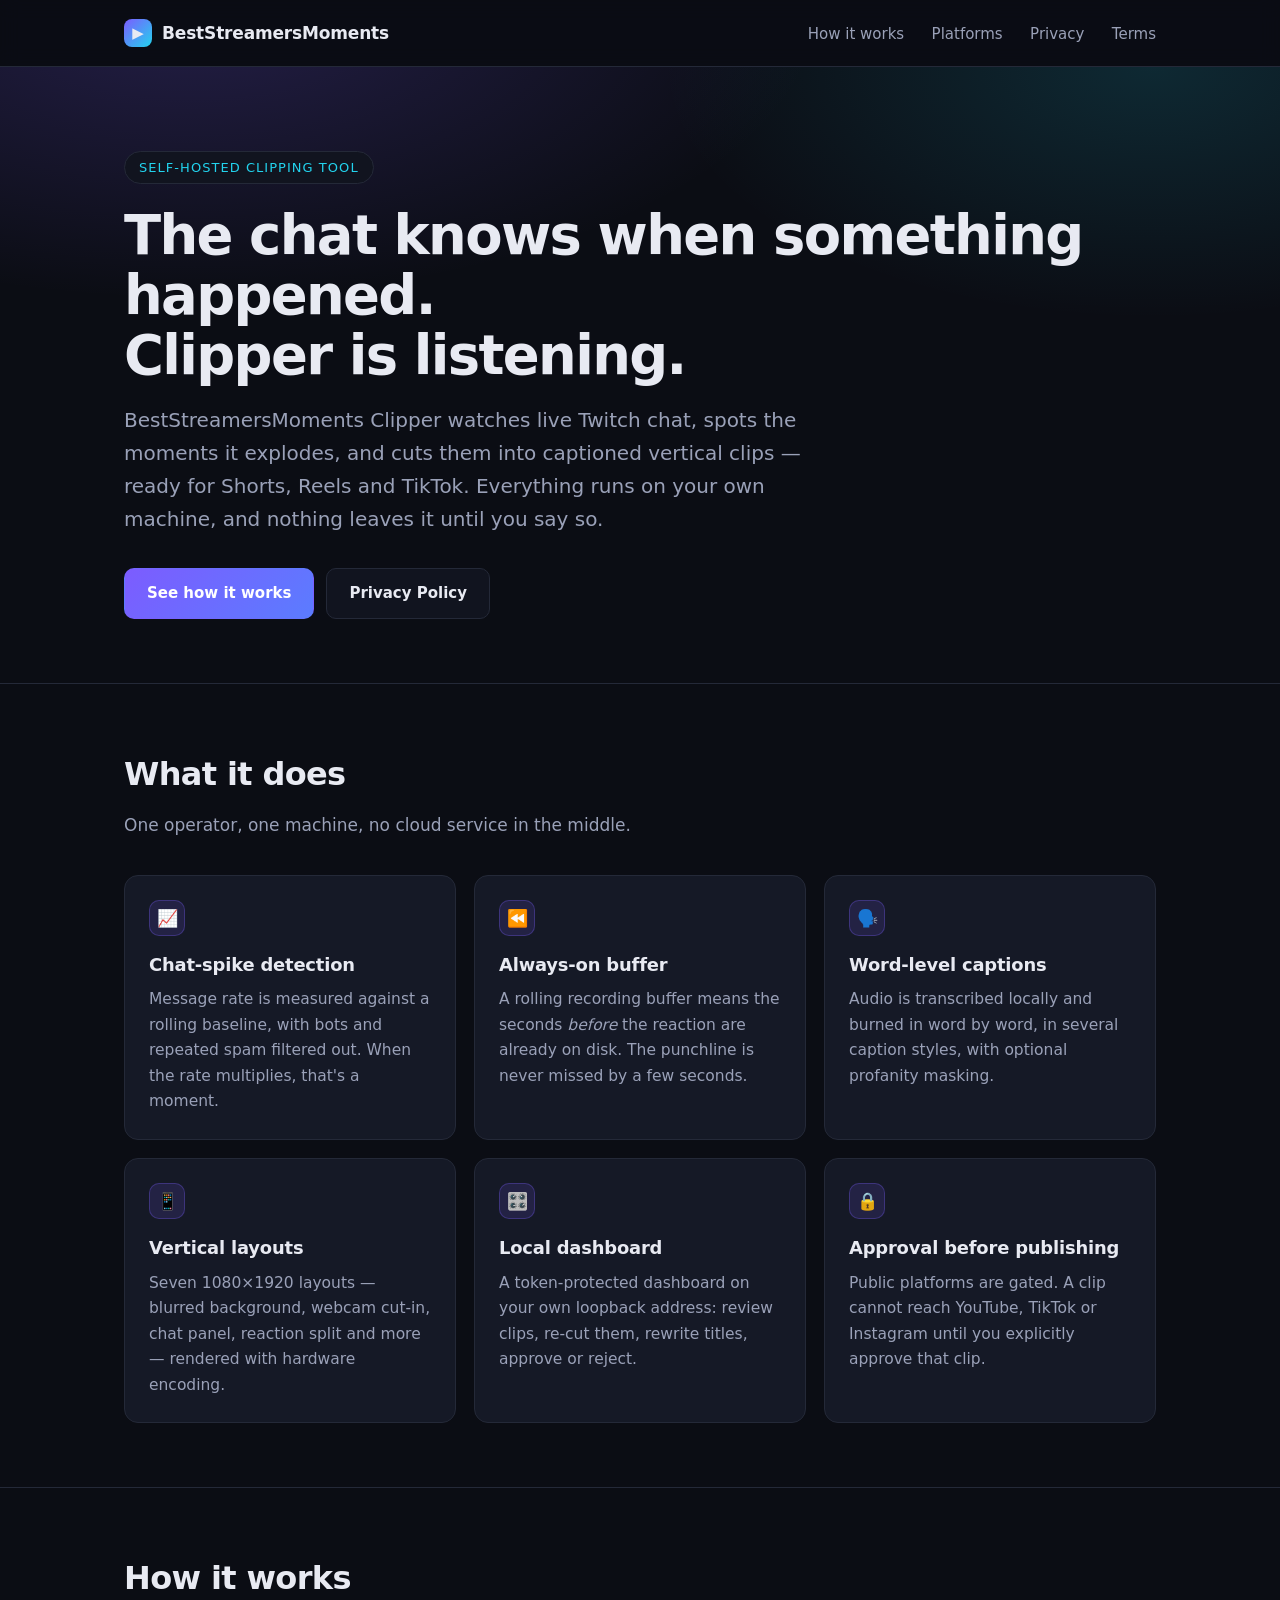
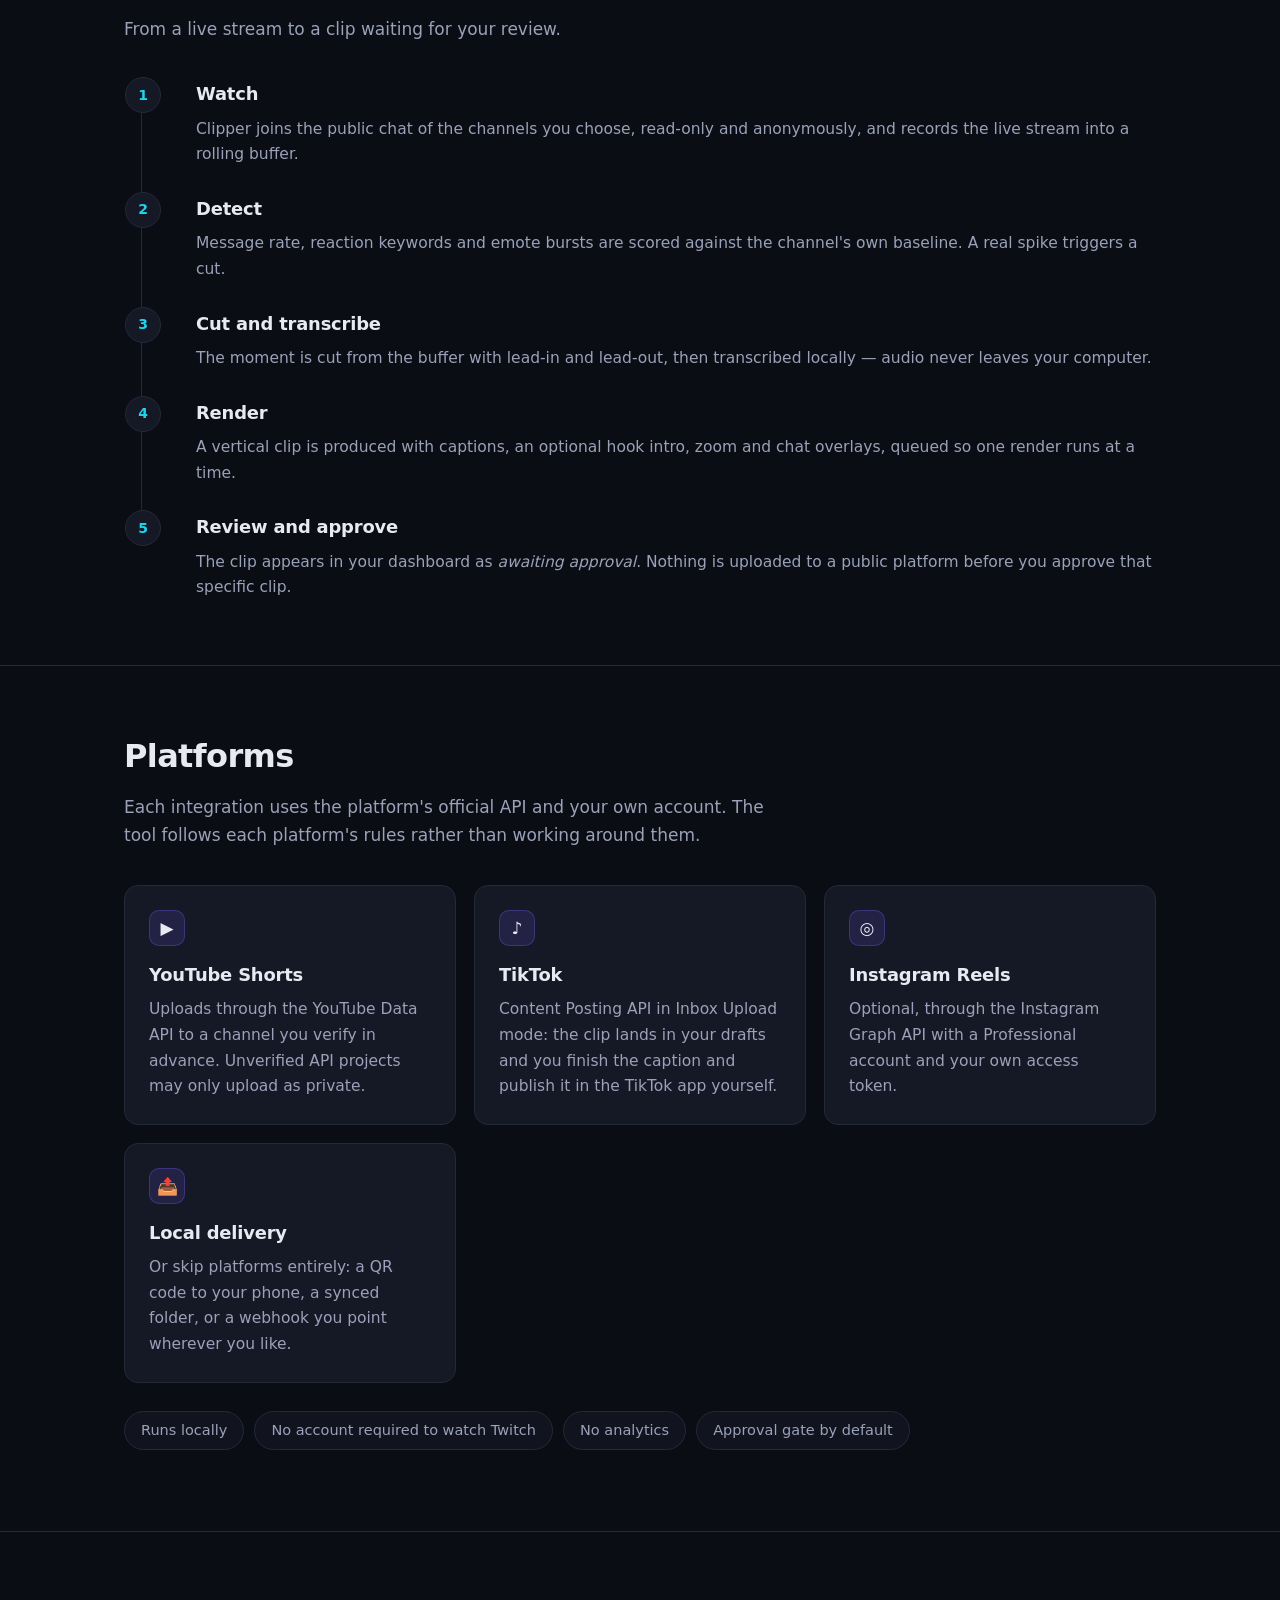
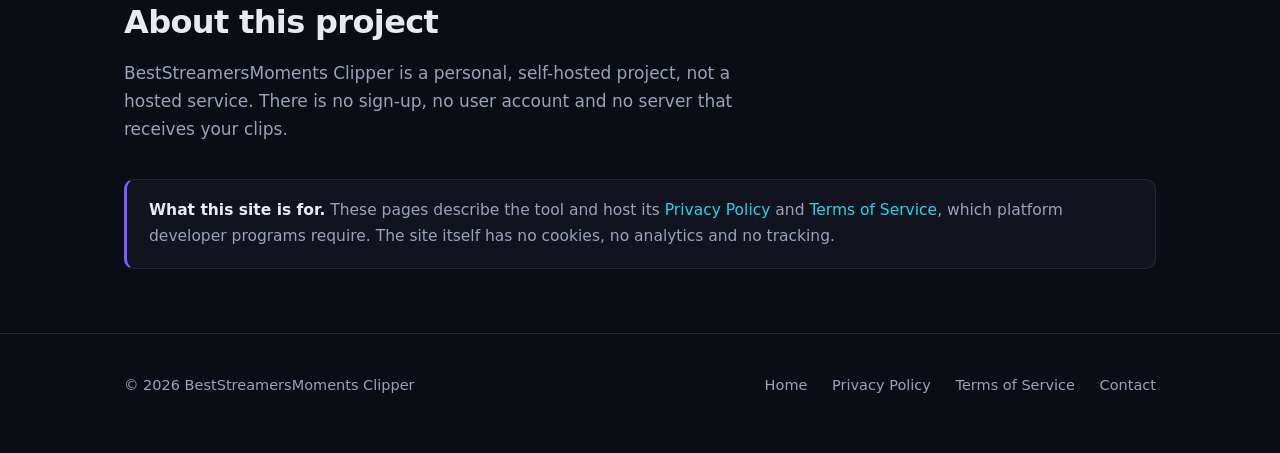
<file: index.html>
<!doctype html>
<html lang="en">
<head>
<meta charset="utf-8">
<meta name="viewport" content="width=device-width, initial-scale=1">
<title>BestStreamersMoments Clipper</title>
<meta name="description" content="A self-hosted desktop tool that watches live Twitch chat, cuts the moments it reacts to, and turns them into captioned vertical clips you approve before anything is published.">
<link rel="stylesheet" href="style.css">
<link rel="icon" href="data:image/svg+xml,<svg xmlns='http://www.w3.org/2000/svg' viewBox='0 0 100 100'><rect width='100' height='100' rx='22' fill='%237c5cff'/><path d='M38 30v40l30-20z' fill='white'/></svg>">
</head>
<body>

<header class="site">
  <div class="wrap">
    <a class="brand" href="index.html"><span class="mark">▶</span> BestStreamersMoments</a>
    <nav class="site">
      <a href="#how">How it works</a>
      <a href="#platforms">Platforms</a>
      <a href="privacy.html">Privacy</a>
      <a href="terms.html">Terms</a>
    </nav>
  </div>
</header>

<main>

<div class="hero">
  <div class="wrap">
    <span class="tag">Self-hosted clipping tool</span>
    <h1>The chat knows when something happened.<br>Clipper is listening.</h1>
    <p class="lede">
      BestStreamersMoments Clipper watches live Twitch chat, spots the moments it
      explodes, and cuts them into captioned vertical clips — ready for Shorts,
      Reels and TikTok. Everything runs on your own machine, and nothing leaves
      it until you say so.
    </p>
    <div class="btns">
      <a class="btn primary" href="#how">See how it works</a>
      <a class="btn ghost" href="privacy.html">Privacy Policy</a>
    </div>
  </div>
</div>

<section id="what">
  <div class="wrap">
    <h2>What it does</h2>
    <p class="sub">
      One operator, one machine, no cloud service in the middle.
    </p>
    <div class="grid">
      <div class="card">
        <div class="ico">📈</div>
        <h3>Chat-spike detection</h3>
        <p>
          Message rate is measured against a rolling baseline, with bots and
          repeated spam filtered out. When the rate multiplies, that's a moment.
        </p>
      </div>
      <div class="card">
        <div class="ico">⏪</div>
        <h3>Always-on buffer</h3>
        <p>
          A rolling recording buffer means the seconds <em>before</em> the reaction
          are already on disk. The punchline is never missed by a few seconds.
        </p>
      </div>
      <div class="card">
        <div class="ico">🗣️</div>
        <h3>Word-level captions</h3>
        <p>
          Audio is transcribed locally and burned in word by word, in several
          caption styles, with optional profanity masking.
        </p>
      </div>
      <div class="card">
        <div class="ico">📱</div>
        <h3>Vertical layouts</h3>
        <p>
          Seven 1080×1920 layouts — blurred background, webcam cut-in, chat panel,
          reaction split and more — rendered with hardware encoding.
        </p>
      </div>
      <div class="card">
        <div class="ico">🎛️</div>
        <h3>Local dashboard</h3>
        <p>
          A token-protected dashboard on your own loopback address: review clips,
          re-cut them, rewrite titles, approve or reject.
        </p>
      </div>
      <div class="card">
        <div class="ico">🔒</div>
        <h3>Approval before publishing</h3>
        <p>
          Public platforms are gated. A clip cannot reach YouTube, TikTok or
          Instagram until you explicitly approve that clip.
        </p>
      </div>
    </div>
  </div>
</section>

<section id="how">
  <div class="wrap">
    <h2>How it works</h2>
    <p class="sub">From a live stream to a clip waiting for your review.</p>
    <ol class="steps">
      <li>
        <h3>Watch</h3>
        <p>
          Clipper joins the public chat of the channels you choose, read-only and
          anonymously, and records the live stream into a rolling buffer.
        </p>
      </li>
      <li>
        <h3>Detect</h3>
        <p>
          Message rate, reaction keywords and emote bursts are scored against the
          channel's own baseline. A real spike triggers a cut.
        </p>
      </li>
      <li>
        <h3>Cut and transcribe</h3>
        <p>
          The moment is cut from the buffer with lead-in and lead-out, then
          transcribed locally — audio never leaves your computer.
        </p>
      </li>
      <li>
        <h3>Render</h3>
        <p>
          A vertical clip is produced with captions, an optional hook intro, zoom
          and chat overlays, queued so one render runs at a time.
        </p>
      </li>
      <li>
        <h3>Review and approve</h3>
        <p>
          The clip appears in your dashboard as <em>awaiting approval</em>. Nothing
          is uploaded to a public platform before you approve that specific clip.
        </p>
      </li>
    </ol>
  </div>
</section>

<section id="platforms">
  <div class="wrap">
    <h2>Platforms</h2>
    <p class="sub">
      Each integration uses the platform's official API and your own account. The
      tool follows each platform's rules rather than working around them.
    </p>
    <div class="grid">
      <div class="card">
        <div class="ico">▶</div>
        <h3>YouTube Shorts</h3>
        <p>
          Uploads through the YouTube Data API to a channel you verify in advance.
          Unverified API projects may only upload as private.
        </p>
      </div>
      <div class="card">
        <div class="ico">♪</div>
        <h3>TikTok</h3>
        <p>
          Content Posting API in Inbox Upload mode: the clip lands in your drafts
          and you finish the caption and publish it in the TikTok app yourself.
        </p>
      </div>
      <div class="card">
        <div class="ico">◎</div>
        <h3>Instagram Reels</h3>
        <p>
          Optional, through the Instagram Graph API with a Professional account
          and your own access token.
        </p>
      </div>
      <div class="card">
        <div class="ico">📤</div>
        <h3>Local delivery</h3>
        <p>
          Or skip platforms entirely: a QR code to your phone, a synced folder, or
          a webhook you point wherever you like.
        </p>
      </div>
    </div>
    <p style="margin-top:28px">
      <span class="pills">
        <span class="pill">Runs locally</span>
        <span class="pill">No account required to watch Twitch</span>
        <span class="pill">No analytics</span>
        <span class="pill">Approval gate by default</span>
      </span>
    </p>
  </div>
</section>

<section id="about">
  <div class="wrap">
    <h2>About this project</h2>
    <p class="sub">
      BestStreamersMoments Clipper is a personal, self-hosted project, not a
      hosted service. There is no sign-up, no user account and no server that
      receives your clips.
    </p>
    <div class="note">
      <strong>What this site is for.</strong>
      These pages describe the tool and host its
      <a href="privacy.html">Privacy Policy</a> and
      <a href="terms.html">Terms of Service</a>, which platform developer programs
      require. The site itself has no cookies, no analytics and no tracking.
    </div>
  </div>
</section>

</main>

<footer class="site">
  <div class="wrap">
    <div>© 2026 BestStreamersMoments Clipper</div>
    <nav>
      <a href="index.html">Home</a>
      <a href="privacy.html">Privacy Policy</a>
      <a href="terms.html">Terms of Service</a>
      <a href="https://github.com/GrtlinG0/beststreamersmoments-website/issues">Contact</a>
    </nav>
  </div>
</footer>

</body>
</html>
</file>
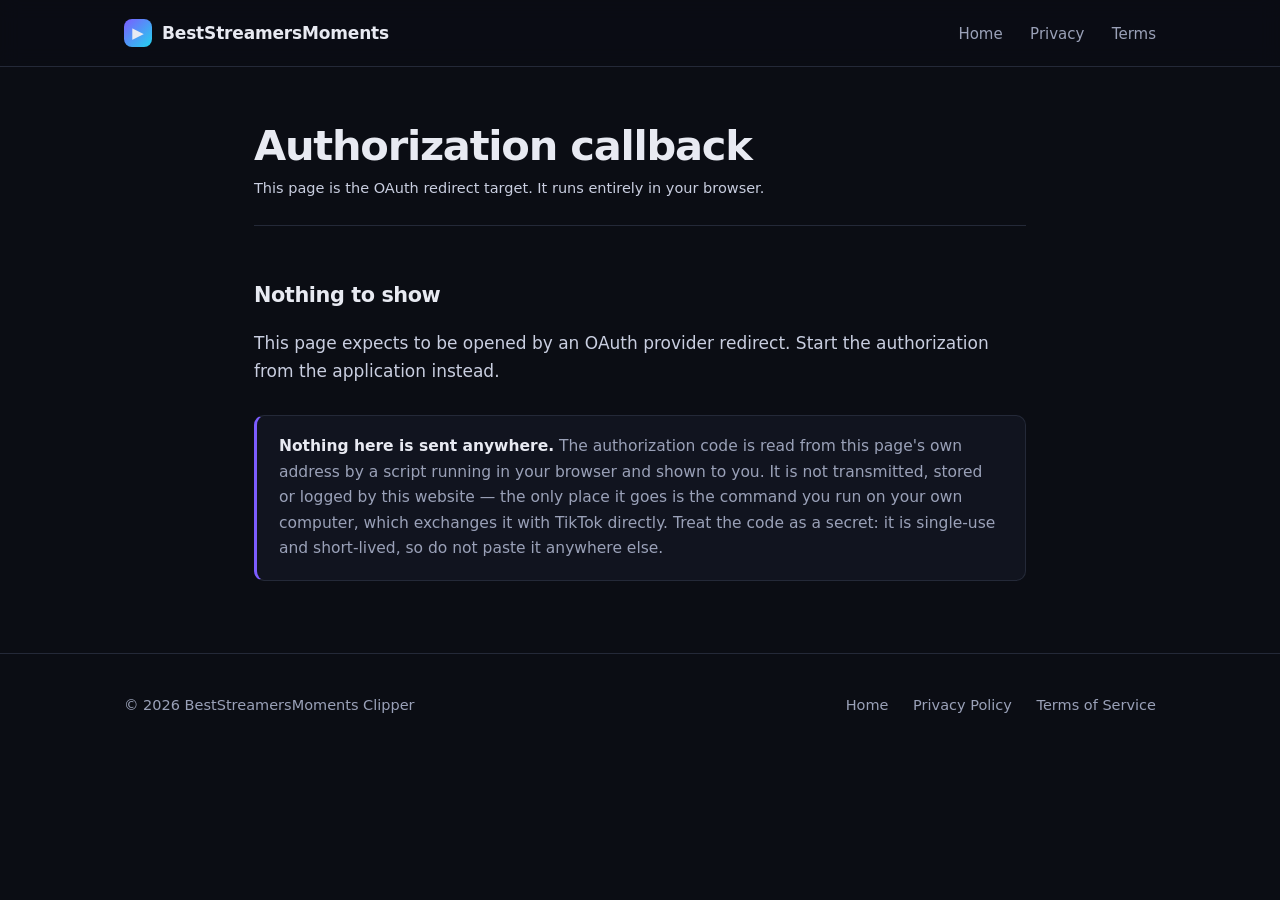
<file: tiktok/index.html>
<!doctype html>
<html lang="en">
<head>
<meta charset="utf-8">
<meta name="viewport" content="width=device-width, initial-scale=1">
<title>Authorization callback — BestStreamersMoments Clipper</title>
<meta name="robots" content="noindex">
<link rel="stylesheet" href="../style.css">
<link rel="icon" href="data:image/svg+xml,<svg xmlns='http://www.w3.org/2000/svg' viewBox='0 0 100 100'><rect width='100' height='100' rx='22' fill='%237c5cff'/><path d='M38 30v40l30-20z' fill='white'/></svg>">
<style>
  .code-box {
    background: var(--panel);
    border: 1px solid var(--line);
    border-radius: var(--radius);
    padding: 22px 24px;
    margin: 22px 0;
  }
  .code-box .label {
    font-size: 13px; text-transform: uppercase; letter-spacing: .08em;
    color: var(--muted); margin-bottom: 10px;
  }
  #code {
    display: block; width: 100%; font-family: ui-monospace, Consolas, monospace;
    font-size: 15px; color: var(--accent-2); background: var(--bg-soft);
    border: 1px solid var(--line); border-radius: 8px; padding: 12px 14px;
    word-break: break-all; margin-bottom: 14px;
  }
  button.copy {
    background: linear-gradient(135deg, var(--accent), #5b7cff); color: #fff;
    border: 0; border-radius: 9px; padding: 10px 20px; font-size: 15px;
    font-weight: 600; cursor: pointer; font-family: inherit;
  }
  button.copy:hover { filter: brightness(1.1); }
  pre.cmd {
    background: var(--bg-soft); border: 1px solid var(--line);
    border-radius: 8px; padding: 14px 16px; overflow-x: auto;
    font-size: 14.5px; color: #c9cee0;
  }
</style>
</head>
<body>

<header class="site">
  <div class="wrap">
    <a class="brand" href="../index.html"><span class="mark">▶</span> BestStreamersMoments</a>
    <nav class="site">
      <a href="../index.html">Home</a>
      <a href="../privacy.html">Privacy</a>
      <a href="../terms.html">Terms</a>
    </nav>
  </div>
</header>

<main class="legal">
<div class="wrap">

  <h1>Authorization callback</h1>
  <p class="updated">This page is the OAuth redirect target. It runs entirely in your browser.</p>

  <div id="out"></div>

  <div class="note" style="margin-top:30px">
    <strong>Nothing here is sent anywhere.</strong> The authorization code is read
    from this page's own address by a script running in your browser and shown
    to you. It is not transmitted, stored or logged by this website — the only
    place it goes is the command you run on your own computer, which exchanges
    it with TikTok directly. Treat the code as a secret: it is single-use and
    short-lived, so do not paste it anywhere else.
  </div>

</div>
</main>

<footer class="site">
  <div class="wrap">
    <div>© 2026 BestStreamersMoments Clipper</div>
    <nav>
      <a href="../index.html">Home</a>
      <a href="../privacy.html">Privacy Policy</a>
      <a href="../terms.html">Terms of Service</a>
    </nav>
  </div>
</footer>

<script>
(function () {
  var q = new URLSearchParams(window.location.search);
  var code = q.get("code");
  var error = q.get("error");
  var desc = q.get("error_description");
  var out = document.getElementById("out");

  function esc(s) {
    return String(s).replace(/[&<>"']/g, function (c) {
      return { "&": "&amp;", "<": "&lt;", ">": "&gt;", '"': "&quot;", "'": "&#39;" }[c];
    });
  }

  if (error) {
    out.innerHTML =
      "<h2>Authorization was not completed</h2>" +
      "<p>The provider returned <code>" + esc(error) + "</code>" +
      (desc ? ": " + esc(desc) : "") + ".</p>" +
      "<p>Close this tab and start the authorization again.</p>";
    return;
  }

  if (!code) {
    out.innerHTML =
      "<h2>Nothing to show</h2>" +
      "<p>This page expects to be opened by an OAuth provider redirect. " +
      "Start the authorization from the application instead.</p>";
    return;
  }

  out.innerHTML =
    "<h2>Authorization code received</h2>" +
    "<p>Copy the code below and paste it into the command waiting in your terminal.</p>" +
    '<div class="code-box">' +
    '<div class="label">One-time authorization code</div>' +
    '<code id="code">' + esc(code) + "</code>" +
    '<button class="copy" id="copy" type="button">Copy code</button>' +
    "</div>" +
    "<p>Then run:</p>" +
    '<pre class="cmd">python -m clipper auth tiktok --kod &lt;CODE&gt;</pre>';

  document.getElementById("copy").addEventListener("click", function () {
    var btn = this;
    navigator.clipboard.writeText(code).then(function () {
      btn.textContent = "Copied";
      setTimeout(function () { btn.textContent = "Copy code"; }, 1800);
    }).catch(function () {
      btn.textContent = "Select it manually";
    });
  });
})();
</script>

</body>
</html>
</file>
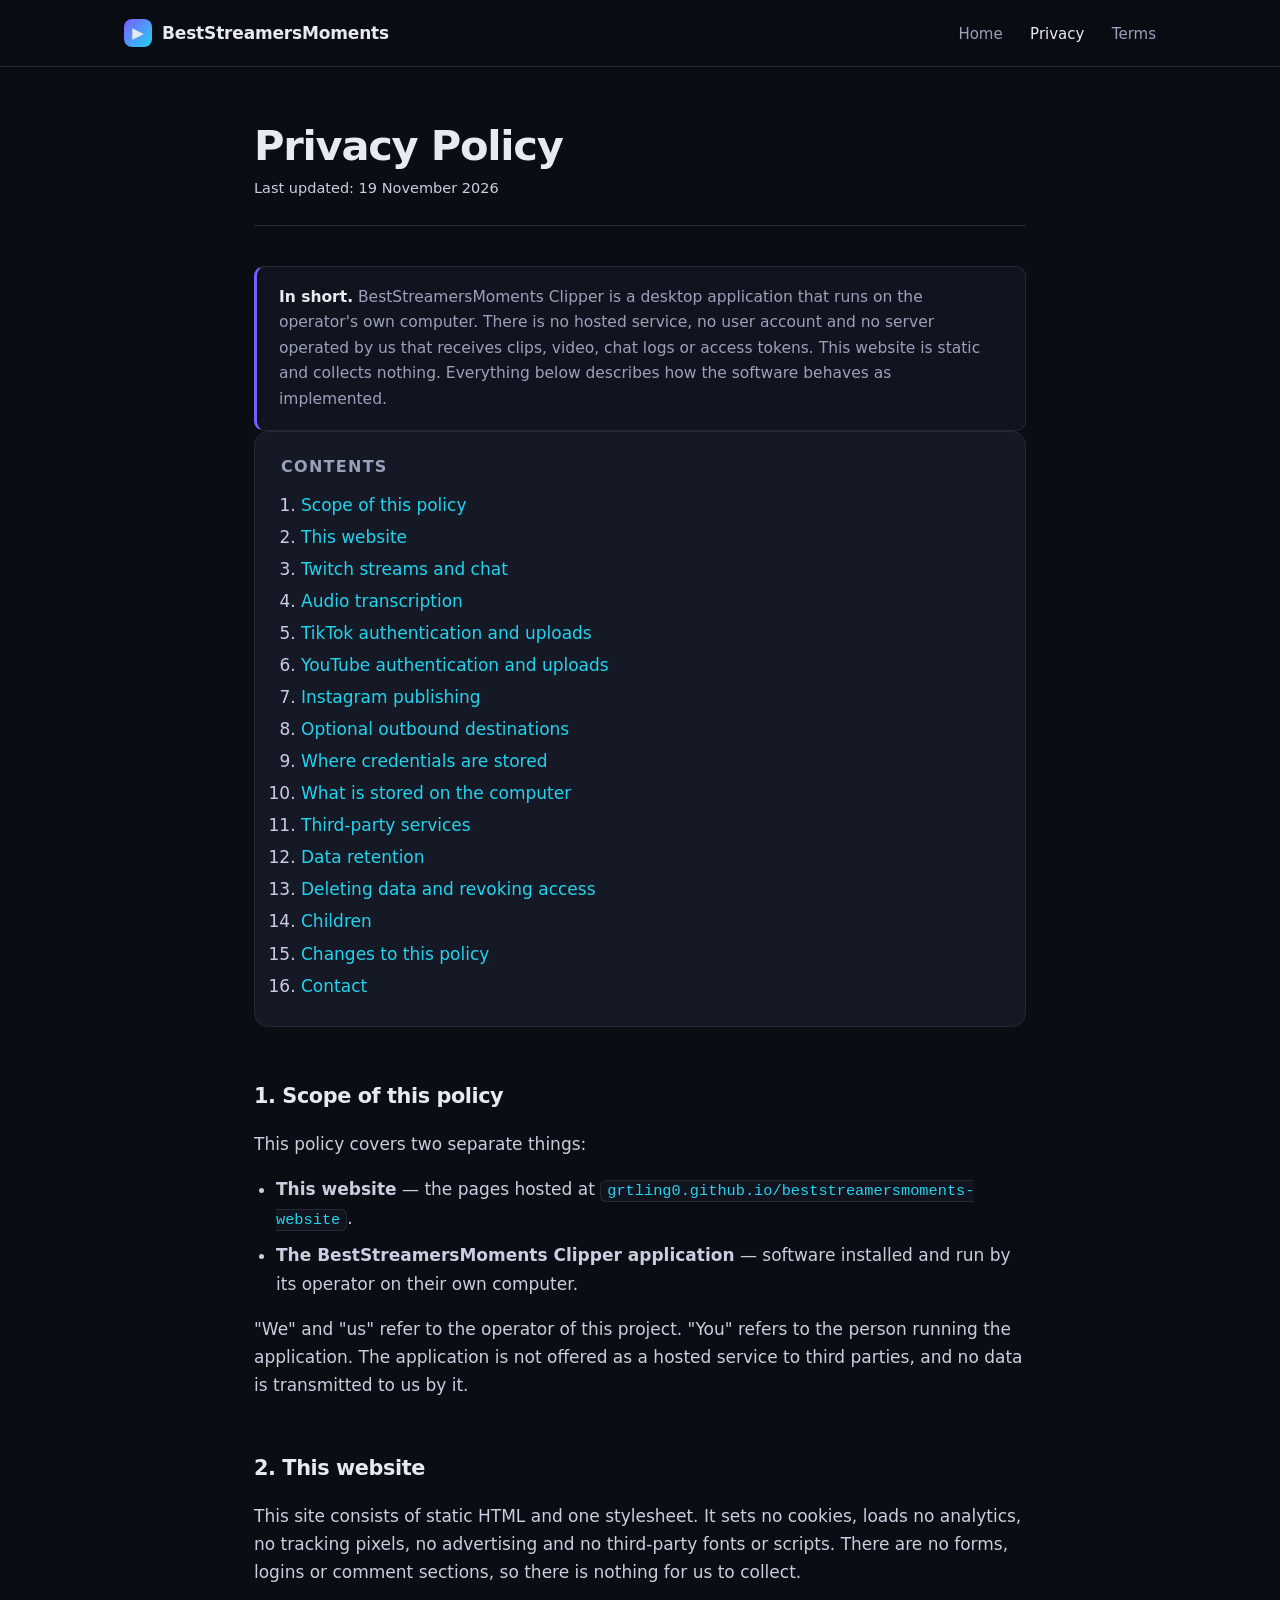
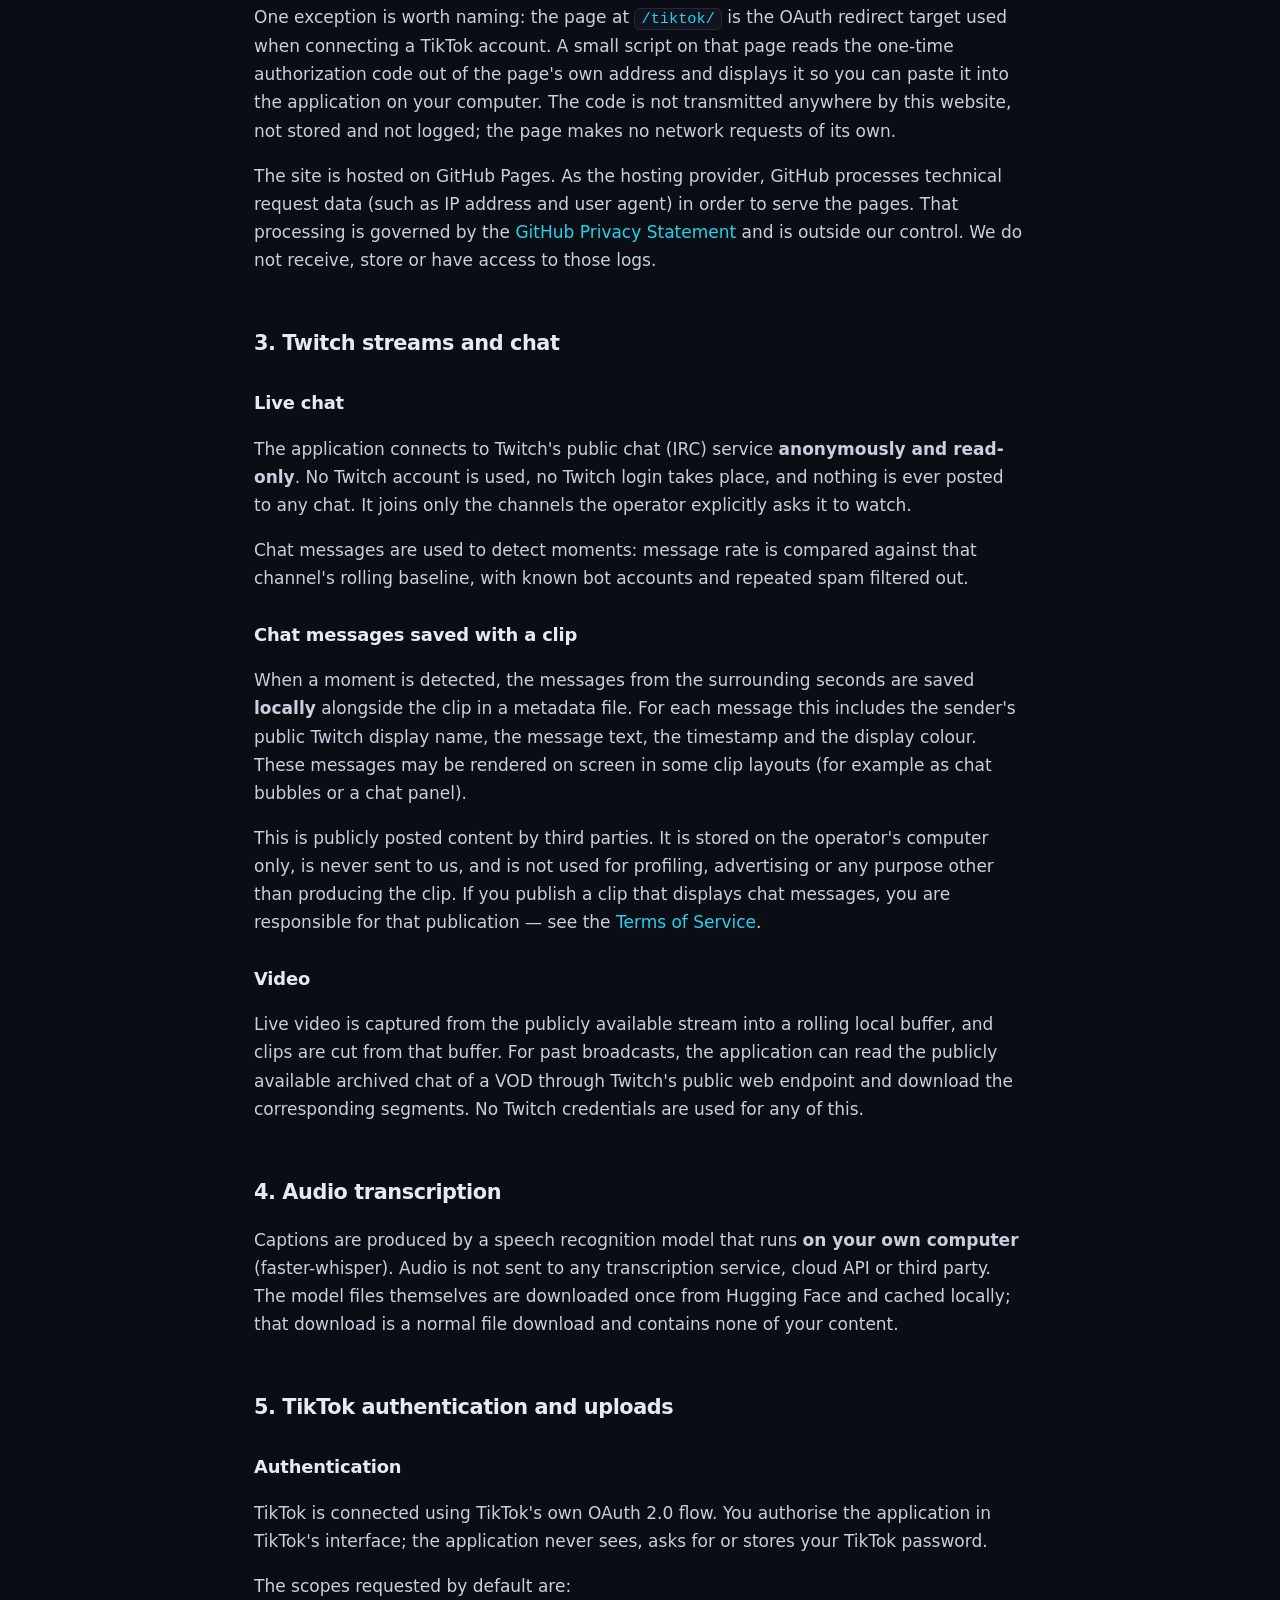
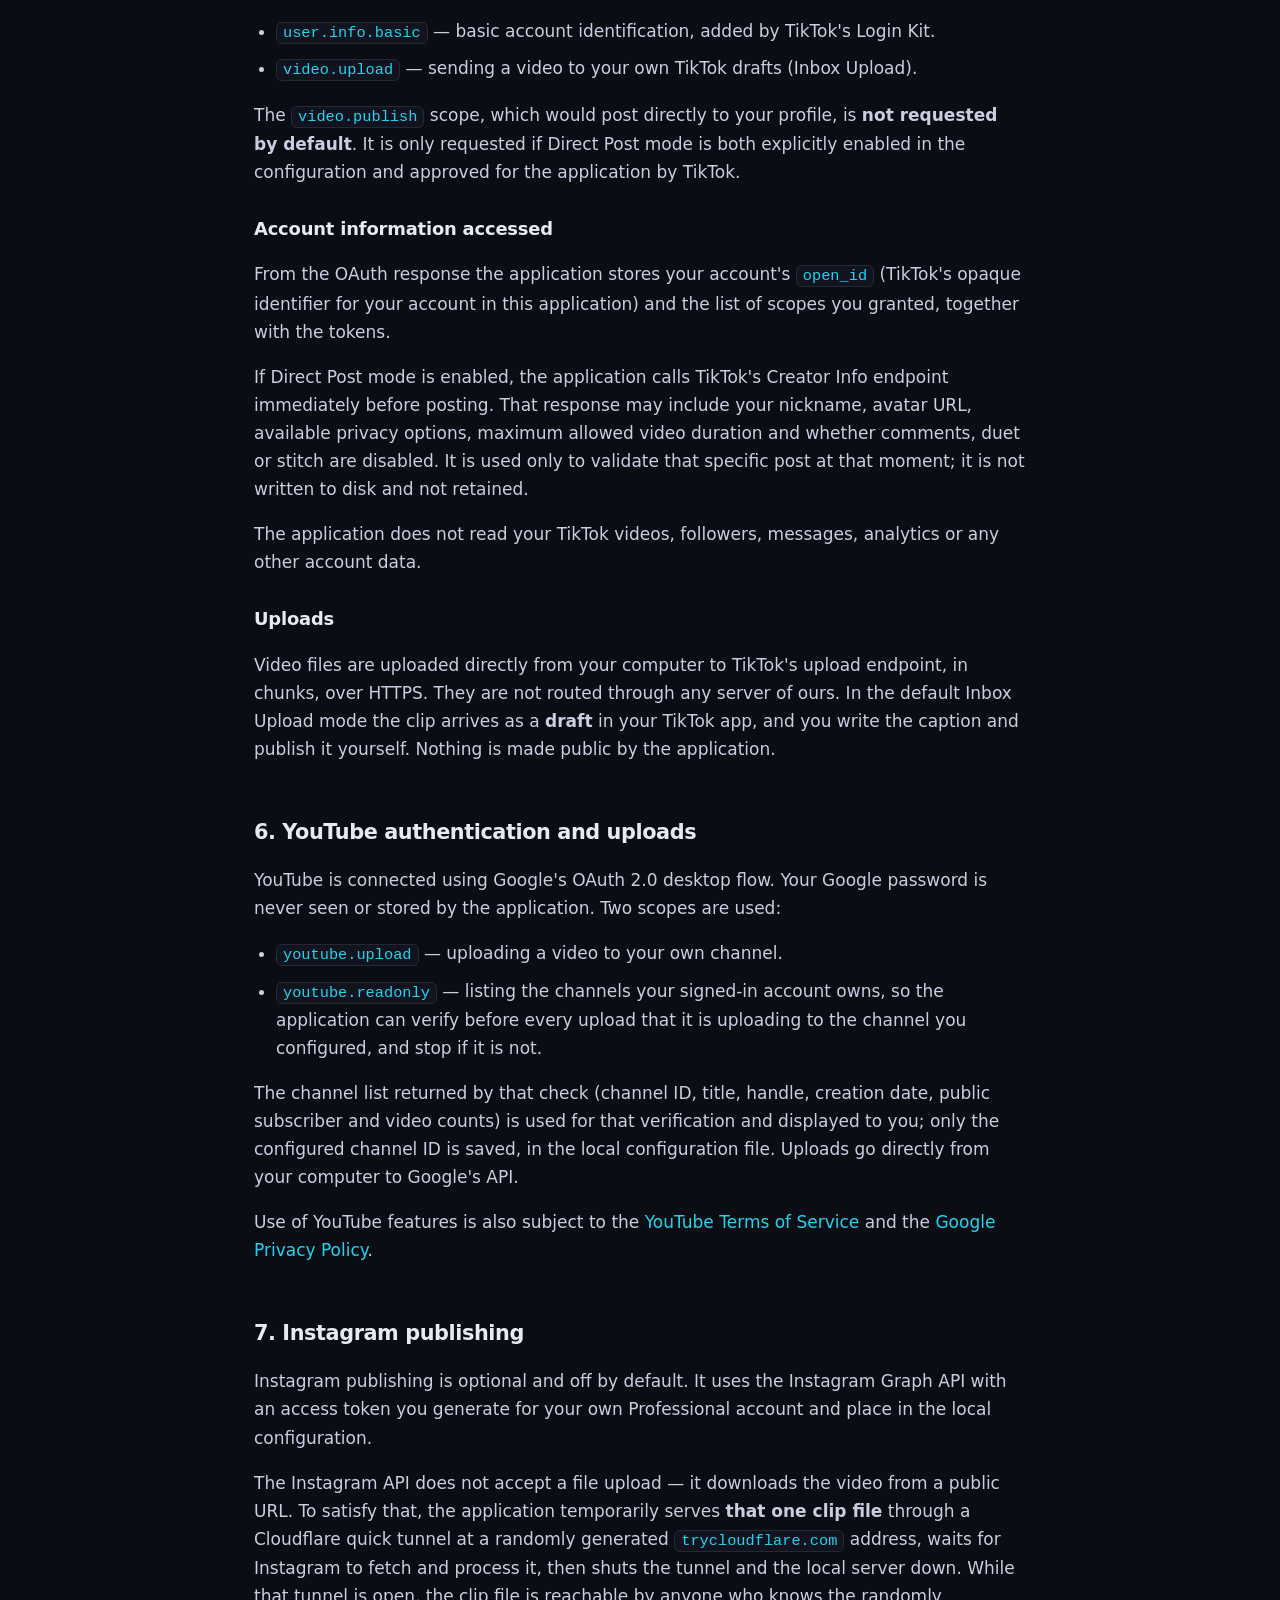
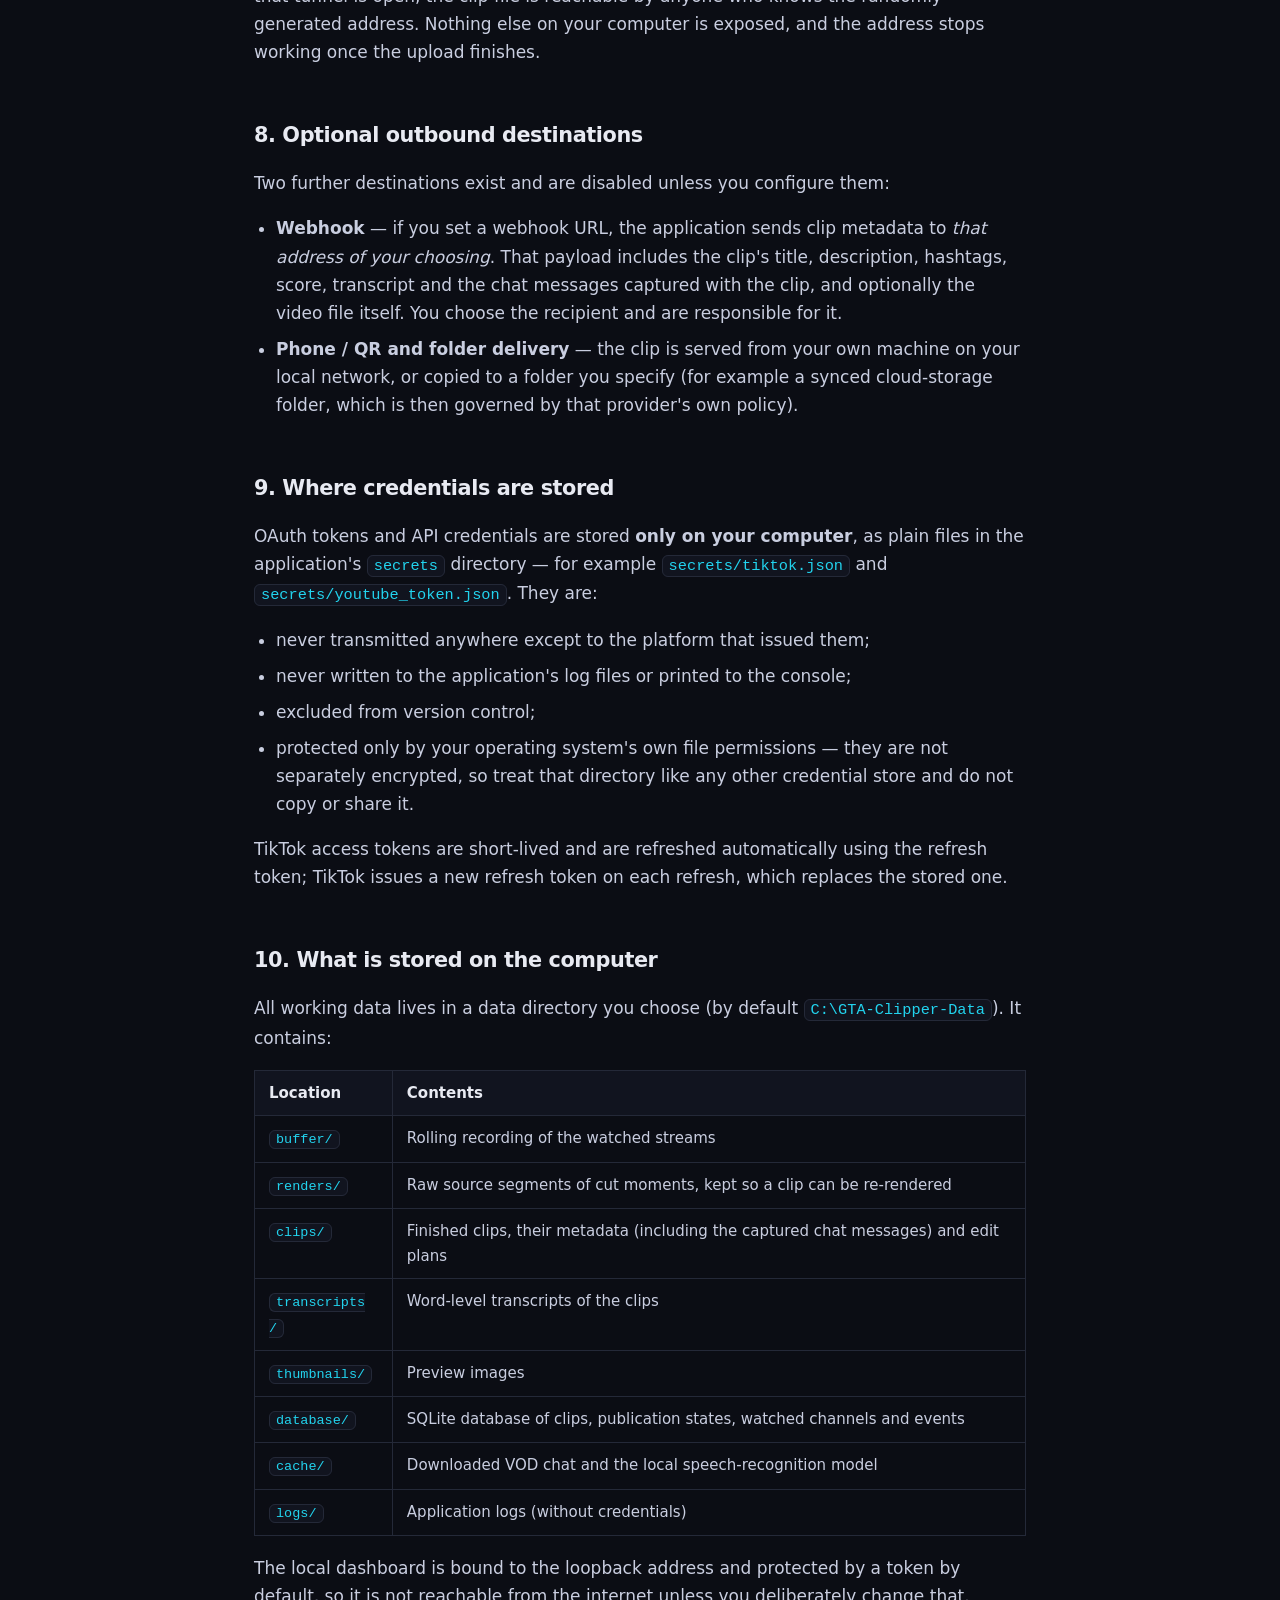
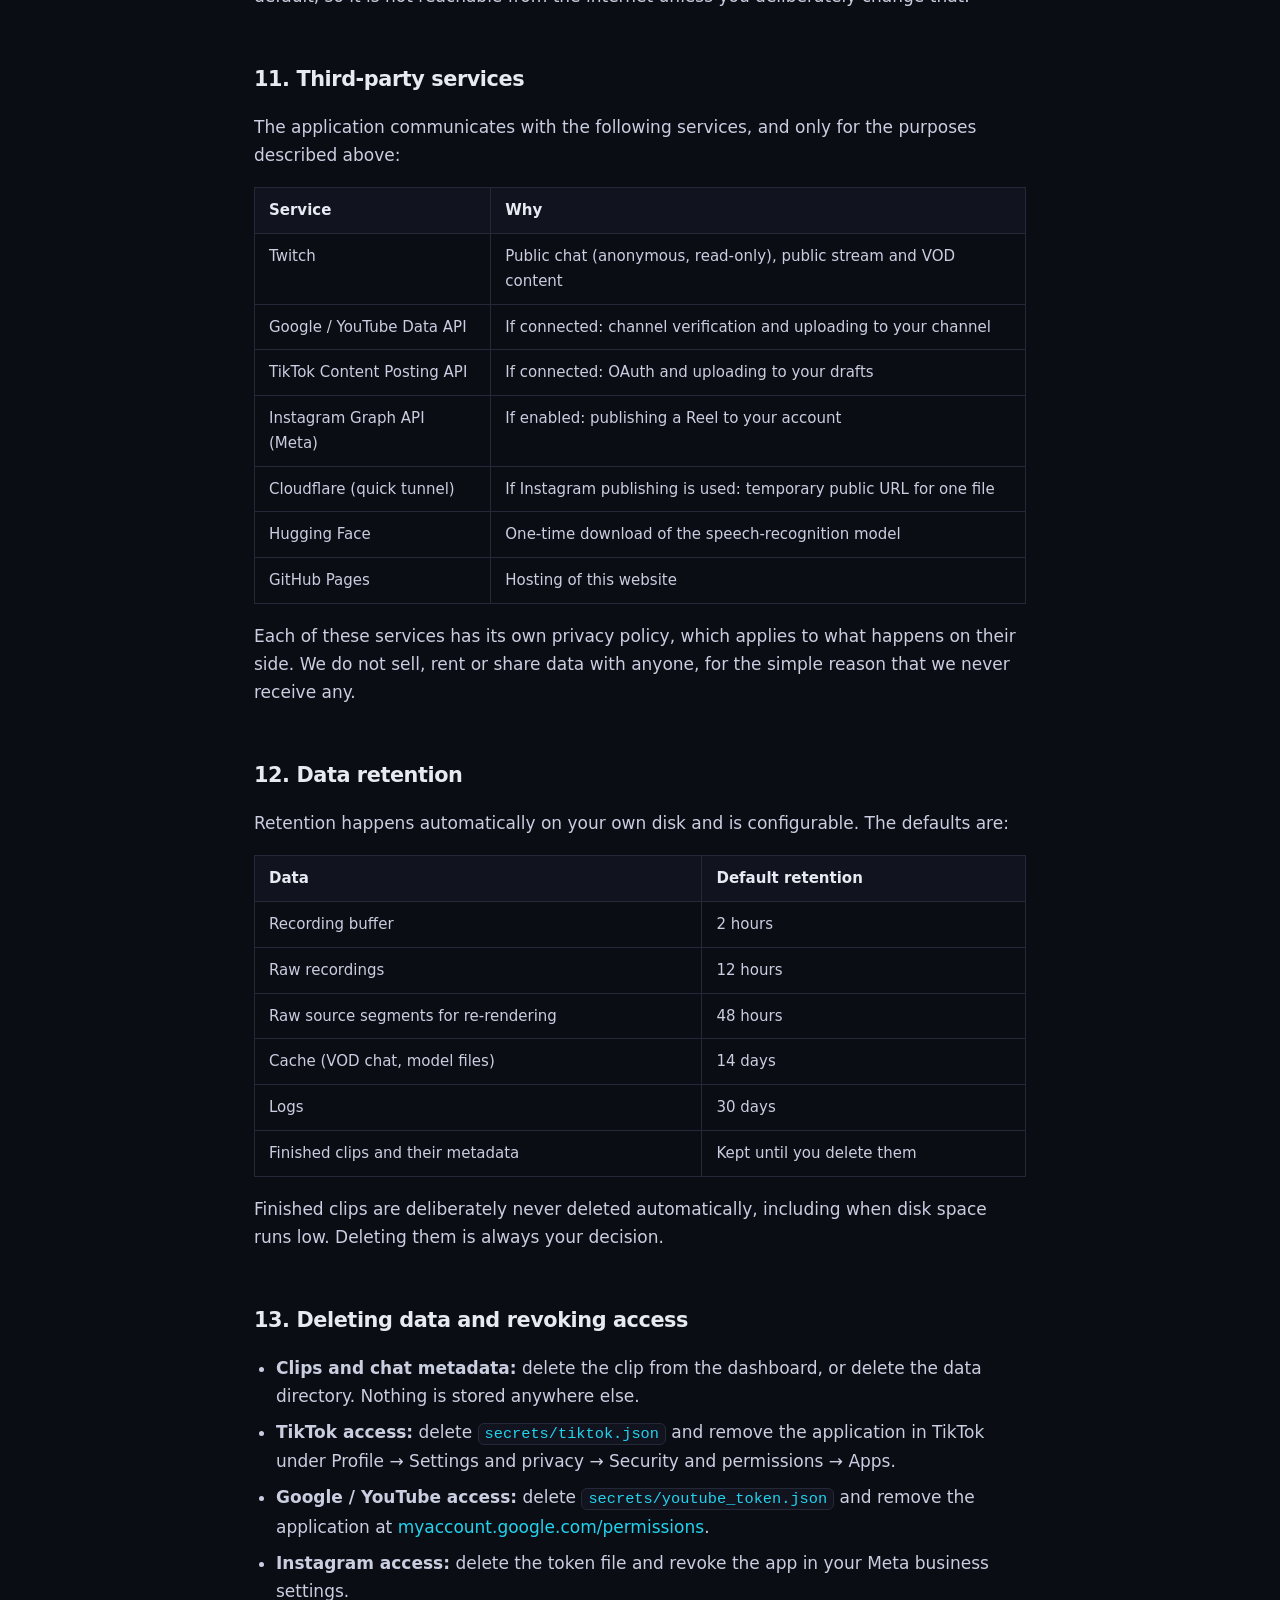
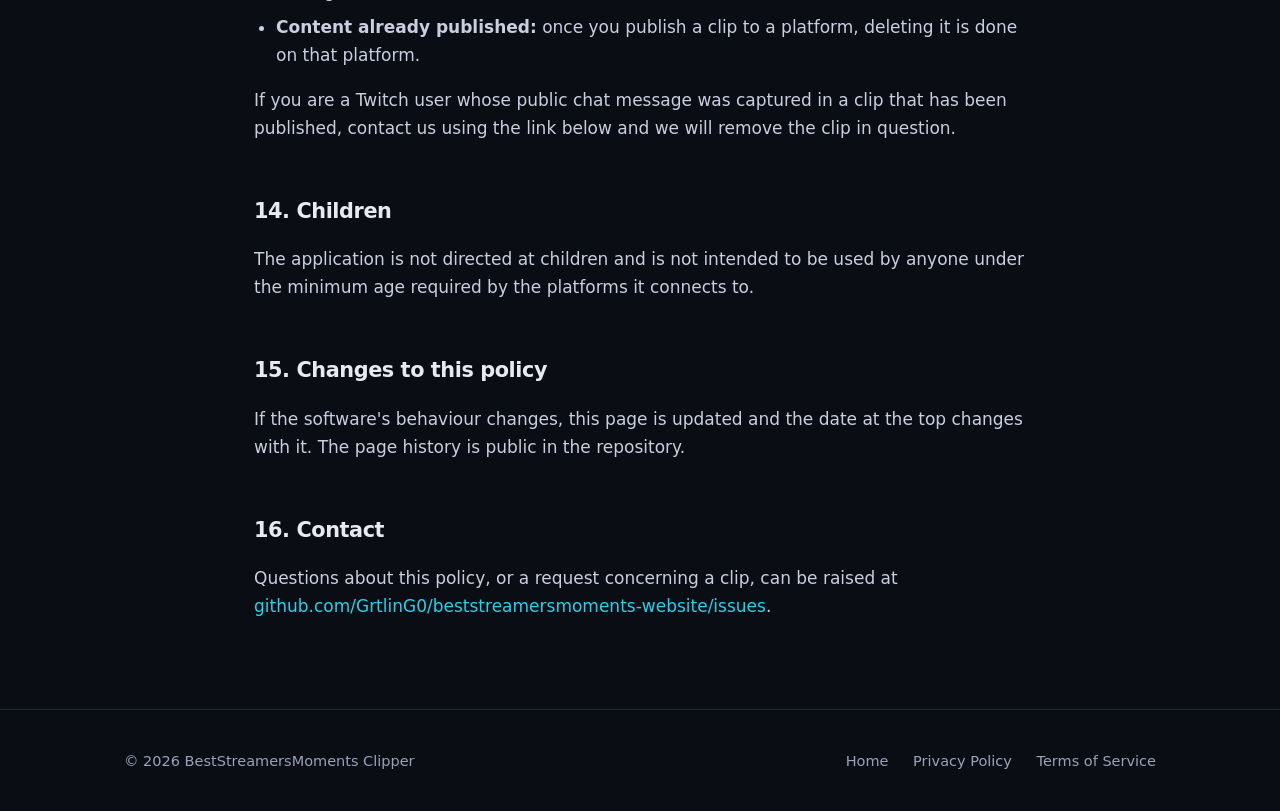
<file: privacy.html>
<!doctype html>
<html lang="en">
<head>
<meta charset="utf-8">
<meta name="viewport" content="width=device-width, initial-scale=1">
<title>Privacy Policy — BestStreamersMoments Clipper</title>
<meta name="description" content="How BestStreamersMoments Clipper handles Twitch streams and chat, platform OAuth tokens, uploads and locally stored data.">
<link rel="stylesheet" href="style.css">
<link rel="icon" href="data:image/svg+xml,<svg xmlns='http://www.w3.org/2000/svg' viewBox='0 0 100 100'><rect width='100' height='100' rx='22' fill='%237c5cff'/><path d='M38 30v40l30-20z' fill='white'/></svg>">
</head>
<body>

<header class="site">
  <div class="wrap">
    <a class="brand" href="index.html"><span class="mark">▶</span> BestStreamersMoments</a>
    <nav class="site">
      <a href="index.html">Home</a>
      <a class="on" href="privacy.html">Privacy</a>
      <a href="terms.html">Terms</a>
    </nav>
  </div>
</header>

<main class="legal">
<div class="wrap">

  <h1>Privacy Policy</h1>
  <p class="updated">Last updated: 19 November 2026</p>

  <div class="note">
    <strong>In short.</strong> BestStreamersMoments Clipper is a desktop
    application that runs on the operator's own computer. There is no hosted
    service, no user account and no server operated by us that receives clips,
    video, chat logs or access tokens. This website is static and collects
    nothing. Everything below describes how the software behaves as implemented.
  </div>

  <div class="toc">
    <h2>Contents</h2>
    <ol>
      <li><a href="#scope">Scope of this policy</a></li>
      <li><a href="#website">This website</a></li>
      <li><a href="#twitch">Twitch streams and chat</a></li>
      <li><a href="#transcription">Audio transcription</a></li>
      <li><a href="#tiktok">TikTok authentication and uploads</a></li>
      <li><a href="#youtube">YouTube authentication and uploads</a></li>
      <li><a href="#instagram">Instagram publishing</a></li>
      <li><a href="#optional">Optional outbound destinations</a></li>
      <li><a href="#tokens">Where credentials are stored</a></li>
      <li><a href="#stored">What is stored on the computer</a></li>
      <li><a href="#third-parties">Third-party services</a></li>
      <li><a href="#retention">Data retention</a></li>
      <li><a href="#deletion">Deleting data and revoking access</a></li>
      <li><a href="#children">Children</a></li>
      <li><a href="#changes">Changes to this policy</a></li>
      <li><a href="#contact">Contact</a></li>
    </ol>
  </div>

  <h2 id="scope">1. Scope of this policy</h2>
  <p>
    This policy covers two separate things:
  </p>
  <ul>
    <li>
      <strong>This website</strong> — the pages hosted at
      <code>grtling0.github.io/beststreamersmoments-website</code>.
    </li>
    <li>
      <strong>The BestStreamersMoments Clipper application</strong> — software
      installed and run by its operator on their own computer.
    </li>
  </ul>
  <p>
    "We" and "us" refer to the operator of this project. "You" refers to the
    person running the application. The application is not offered as a hosted
    service to third parties, and no data is transmitted to us by it.
  </p>

  <h2 id="website">2. This website</h2>
  <p>
    This site consists of static HTML and one stylesheet. It sets no cookies,
    loads no analytics, no tracking pixels, no advertising and no third-party
    fonts or scripts. There are no forms, logins or comment sections, so there is
    nothing for us to collect.
  </p>
  <p>
    One exception is worth naming: the page at <code>/tiktok/</code> is the OAuth
    redirect target used when connecting a TikTok account. A small script on that
    page reads the one-time authorization code out of the page's own address and
    displays it so you can paste it into the application on your computer. The
    code is not transmitted anywhere by this website, not stored and not logged;
    the page makes no network requests of its own.
  </p>
  <p>
    The site is hosted on GitHub Pages. As the hosting provider, GitHub processes
    technical request data (such as IP address and user agent) in order to serve
    the pages. That processing is governed by the
    <a href="https://docs.github.com/en/site-policy/privacy-policies/github-general-privacy-statement" rel="noopener">GitHub Privacy Statement</a>
    and is outside our control. We do not receive, store or have access to those
    logs.
  </p>

  <h2 id="twitch">3. Twitch streams and chat</h2>

  <h3>Live chat</h3>
  <p>
    The application connects to Twitch's public chat (IRC) service
    <strong>anonymously and read-only</strong>. No Twitch account is used, no
    Twitch login takes place, and nothing is ever posted to any chat. It joins
    only the channels the operator explicitly asks it to watch.
  </p>
  <p>
    Chat messages are used to detect moments: message rate is compared against
    that channel's rolling baseline, with known bot accounts and repeated spam
    filtered out.
  </p>

  <h3>Chat messages saved with a clip</h3>
  <p>
    When a moment is detected, the messages from the surrounding seconds are
    saved <strong>locally</strong> alongside the clip in a metadata file. For
    each message this includes the sender's public Twitch display name, the
    message text, the timestamp and the display colour. These messages may be
    rendered on screen in some clip layouts (for example as chat bubbles or a
    chat panel).
  </p>
  <p>
    This is publicly posted content by third parties. It is stored on the
    operator's computer only, is never sent to us, and is not used for profiling,
    advertising or any purpose other than producing the clip. If you publish a
    clip that displays chat messages, you are responsible for that publication —
    see the <a href="terms.html">Terms of Service</a>.
  </p>

  <h3>Video</h3>
  <p>
    Live video is captured from the publicly available stream into a rolling
    local buffer, and clips are cut from that buffer. For past broadcasts, the
    application can read the publicly available archived chat of a VOD through
    Twitch's public web endpoint and download the corresponding segments. No
    Twitch credentials are used for any of this.
  </p>

  <h2 id="transcription">4. Audio transcription</h2>
  <p>
    Captions are produced by a speech recognition model that runs
    <strong>on your own computer</strong> (faster-whisper). Audio is not sent to
    any transcription service, cloud API or third party. The model files
    themselves are downloaded once from Hugging Face and cached locally; that
    download is a normal file download and contains none of your content.
  </p>

  <h2 id="tiktok">5. TikTok authentication and uploads</h2>

  <h3>Authentication</h3>
  <p>
    TikTok is connected using TikTok's own OAuth 2.0 flow. You authorise the
    application in TikTok's interface; the application never sees, asks for or
    stores your TikTok password.
  </p>
  <p>The scopes requested by default are:</p>
  <ul>
    <li><code>user.info.basic</code> — basic account identification, added by TikTok's Login Kit.</li>
    <li><code>video.upload</code> — sending a video to your own TikTok drafts (Inbox Upload).</li>
  </ul>
  <p>
    The <code>video.publish</code> scope, which would post directly to your
    profile, is <strong>not requested by default</strong>. It is only requested if
    Direct Post mode is both explicitly enabled in the configuration and approved
    for the application by TikTok.
  </p>

  <h3>Account information accessed</h3>
  <p>
    From the OAuth response the application stores your account's
    <code>open_id</code> (TikTok's opaque identifier for your account in this
    application) and the list of scopes you granted, together with the tokens.
  </p>
  <p>
    If Direct Post mode is enabled, the application calls TikTok's Creator Info
    endpoint immediately before posting. That response may include your nickname,
    avatar URL, available privacy options, maximum allowed video duration and
    whether comments, duet or stitch are disabled. It is used only to validate
    that specific post at that moment; it is not written to disk and not retained.
  </p>
  <p>
    The application does not read your TikTok videos, followers, messages,
    analytics or any other account data.
  </p>

  <h3>Uploads</h3>
  <p>
    Video files are uploaded directly from your computer to TikTok's upload
    endpoint, in chunks, over HTTPS. They are not routed through any server of
    ours. In the default Inbox Upload mode the clip arrives as a
    <strong>draft</strong> in your TikTok app, and you write the caption and
    publish it yourself. Nothing is made public by the application.
  </p>

  <h2 id="youtube">6. YouTube authentication and uploads</h2>
  <p>
    YouTube is connected using Google's OAuth 2.0 desktop flow. Your Google
    password is never seen or stored by the application. Two scopes are used:
  </p>
  <ul>
    <li><code>youtube.upload</code> — uploading a video to your own channel.</li>
    <li>
      <code>youtube.readonly</code> — listing the channels your signed-in account
      owns, so the application can verify before every upload that it is
      uploading to the channel you configured, and stop if it is not.
    </li>
  </ul>
  <p>
    The channel list returned by that check (channel ID, title, handle, creation
    date, public subscriber and video counts) is used for that verification and
    displayed to you; only the configured channel ID is saved, in the local
    configuration file. Uploads go directly from your computer to Google's API.
  </p>
  <p>
    Use of YouTube features is also subject to the
    <a href="https://www.youtube.com/t/terms" rel="noopener">YouTube Terms of Service</a>
    and the
    <a href="https://policies.google.com/privacy" rel="noopener">Google Privacy Policy</a>.
  </p>

  <h2 id="instagram">7. Instagram publishing</h2>
  <p>
    Instagram publishing is optional and off by default. It uses the Instagram
    Graph API with an access token you generate for your own Professional
    account and place in the local configuration.
  </p>
  <p>
    The Instagram API does not accept a file upload — it downloads the video from
    a public URL. To satisfy that, the application temporarily serves
    <strong>that one clip file</strong> through a Cloudflare quick tunnel at a
    randomly generated <code>trycloudflare.com</code> address, waits for Instagram
    to fetch and process it, then shuts the tunnel and the local server down.
    While that tunnel is open, the clip file is reachable by anyone who knows the
    randomly generated address. Nothing else on your computer is exposed, and the
    address stops working once the upload finishes.
  </p>

  <h2 id="optional">8. Optional outbound destinations</h2>
  <p>
    Two further destinations exist and are disabled unless you configure them:
  </p>
  <ul>
    <li>
      <strong>Webhook</strong> — if you set a webhook URL, the application sends
      clip metadata to <em>that address of your choosing</em>. That payload
      includes the clip's title, description, hashtags, score, transcript and the
      chat messages captured with the clip, and optionally the video file itself.
      You choose the recipient and are responsible for it.
    </li>
    <li>
      <strong>Phone / QR and folder delivery</strong> — the clip is served from
      your own machine on your local network, or copied to a folder you specify
      (for example a synced cloud-storage folder, which is then governed by that
      provider's own policy).
    </li>
  </ul>

  <h2 id="tokens">9. Where credentials are stored</h2>
  <p>
    OAuth tokens and API credentials are stored <strong>only on your
    computer</strong>, as plain files in the application's <code>secrets</code>
    directory — for example <code>secrets/tiktok.json</code> and
    <code>secrets/youtube_token.json</code>. They are:
  </p>
  <ul>
    <li>never transmitted anywhere except to the platform that issued them;</li>
    <li>never written to the application's log files or printed to the console;</li>
    <li>excluded from version control;</li>
    <li>
      protected only by your operating system's own file permissions — they are
      not separately encrypted, so treat that directory like any other credential
      store and do not copy or share it.
    </li>
  </ul>
  <p>
    TikTok access tokens are short-lived and are refreshed automatically using
    the refresh token; TikTok issues a new refresh token on each refresh, which
    replaces the stored one.
  </p>

  <h2 id="stored">10. What is stored on the computer</h2>
  <p>
    All working data lives in a data directory you choose (by default
    <code>C:\GTA-Clipper-Data</code>). It contains:
  </p>
  <table class="data">
    <tr><th>Location</th><th>Contents</th></tr>
    <tr><td><code>buffer/</code></td><td>Rolling recording of the watched streams</td></tr>
    <tr><td><code>renders/</code></td><td>Raw source segments of cut moments, kept so a clip can be re-rendered</td></tr>
    <tr><td><code>clips/</code></td><td>Finished clips, their metadata (including the captured chat messages) and edit plans</td></tr>
    <tr><td><code>transcripts/</code></td><td>Word-level transcripts of the clips</td></tr>
    <tr><td><code>thumbnails/</code></td><td>Preview images</td></tr>
    <tr><td><code>database/</code></td><td>SQLite database of clips, publication states, watched channels and events</td></tr>
    <tr><td><code>cache/</code></td><td>Downloaded VOD chat and the local speech-recognition model</td></tr>
    <tr><td><code>logs/</code></td><td>Application logs (without credentials)</td></tr>
  </table>
  <p>
    The local dashboard is bound to the loopback address and protected by a
    token by default, so it is not reachable from the internet unless you
    deliberately change that.
  </p>

  <h2 id="third-parties">11. Third-party services</h2>
  <p>
    The application communicates with the following services, and only for the
    purposes described above:
  </p>
  <table class="data">
    <tr><th>Service</th><th>Why</th></tr>
    <tr><td>Twitch</td><td>Public chat (anonymous, read-only), public stream and VOD content</td></tr>
    <tr><td>Google / YouTube Data API</td><td>If connected: channel verification and uploading to your channel</td></tr>
    <tr><td>TikTok Content Posting API</td><td>If connected: OAuth and uploading to your drafts</td></tr>
    <tr><td>Instagram Graph API (Meta)</td><td>If enabled: publishing a Reel to your account</td></tr>
    <tr><td>Cloudflare (quick tunnel)</td><td>If Instagram publishing is used: temporary public URL for one file</td></tr>
    <tr><td>Hugging Face</td><td>One-time download of the speech-recognition model</td></tr>
    <tr><td>GitHub Pages</td><td>Hosting of this website</td></tr>
  </table>
  <p>
    Each of these services has its own privacy policy, which applies to what
    happens on their side. We do not sell, rent or share data with anyone, for
    the simple reason that we never receive any.
  </p>

  <h2 id="retention">12. Data retention</h2>
  <p>
    Retention happens automatically on your own disk and is configurable. The
    defaults are:
  </p>
  <table class="data">
    <tr><th>Data</th><th>Default retention</th></tr>
    <tr><td>Recording buffer</td><td>2 hours</td></tr>
    <tr><td>Raw recordings</td><td>12 hours</td></tr>
    <tr><td>Raw source segments for re-rendering</td><td>48 hours</td></tr>
    <tr><td>Cache (VOD chat, model files)</td><td>14 days</td></tr>
    <tr><td>Logs</td><td>30 days</td></tr>
    <tr><td>Finished clips and their metadata</td><td>Kept until you delete them</td></tr>
  </table>
  <p>
    Finished clips are deliberately never deleted automatically, including when
    disk space runs low. Deleting them is always your decision.
  </p>

  <h2 id="deletion">13. Deleting data and revoking access</h2>
  <ul>
    <li>
      <strong>Clips and chat metadata:</strong> delete the clip from the
      dashboard, or delete the data directory. Nothing is stored anywhere else.
    </li>
    <li>
      <strong>TikTok access:</strong> delete <code>secrets/tiktok.json</code> and
      remove the application in TikTok under
      Profile → Settings and privacy → Security and permissions → Apps.
    </li>
    <li>
      <strong>Google / YouTube access:</strong> delete
      <code>secrets/youtube_token.json</code> and remove the application at
      <a href="https://myaccount.google.com/permissions" rel="noopener">myaccount.google.com/permissions</a>.
    </li>
    <li>
      <strong>Instagram access:</strong> delete the token file and revoke the app
      in your Meta business settings.
    </li>
    <li>
      <strong>Content already published:</strong> once you publish a clip to a
      platform, deleting it is done on that platform.
    </li>
  </ul>
  <p>
    If you are a Twitch user whose public chat message was captured in a clip
    that has been published, contact us using the link below and we will remove
    the clip in question.
  </p>

  <h2 id="children">14. Children</h2>
  <p>
    The application is not directed at children and is not intended to be used by
    anyone under the minimum age required by the platforms it connects to.
  </p>

  <h2 id="changes">15. Changes to this policy</h2>
  <p>
    If the software's behaviour changes, this page is updated and the date at the
    top changes with it. The page history is public in the repository.
  </p>

  <h2 id="contact">16. Contact</h2>
  <p>
    Questions about this policy, or a request concerning a clip, can be raised at
    <a href="https://github.com/GrtlinG0/beststreamersmoments-website/issues" rel="noopener">github.com/GrtlinG0/beststreamersmoments-website/issues</a>.
  </p>

</div>
</main>

<footer class="site">
  <div class="wrap">
    <div>© 2026 BestStreamersMoments Clipper</div>
    <nav>
      <a href="index.html">Home</a>
      <a href="privacy.html">Privacy Policy</a>
      <a href="terms.html">Terms of Service</a>
    </nav>
  </div>
</footer>

</body>
</html>
</file>
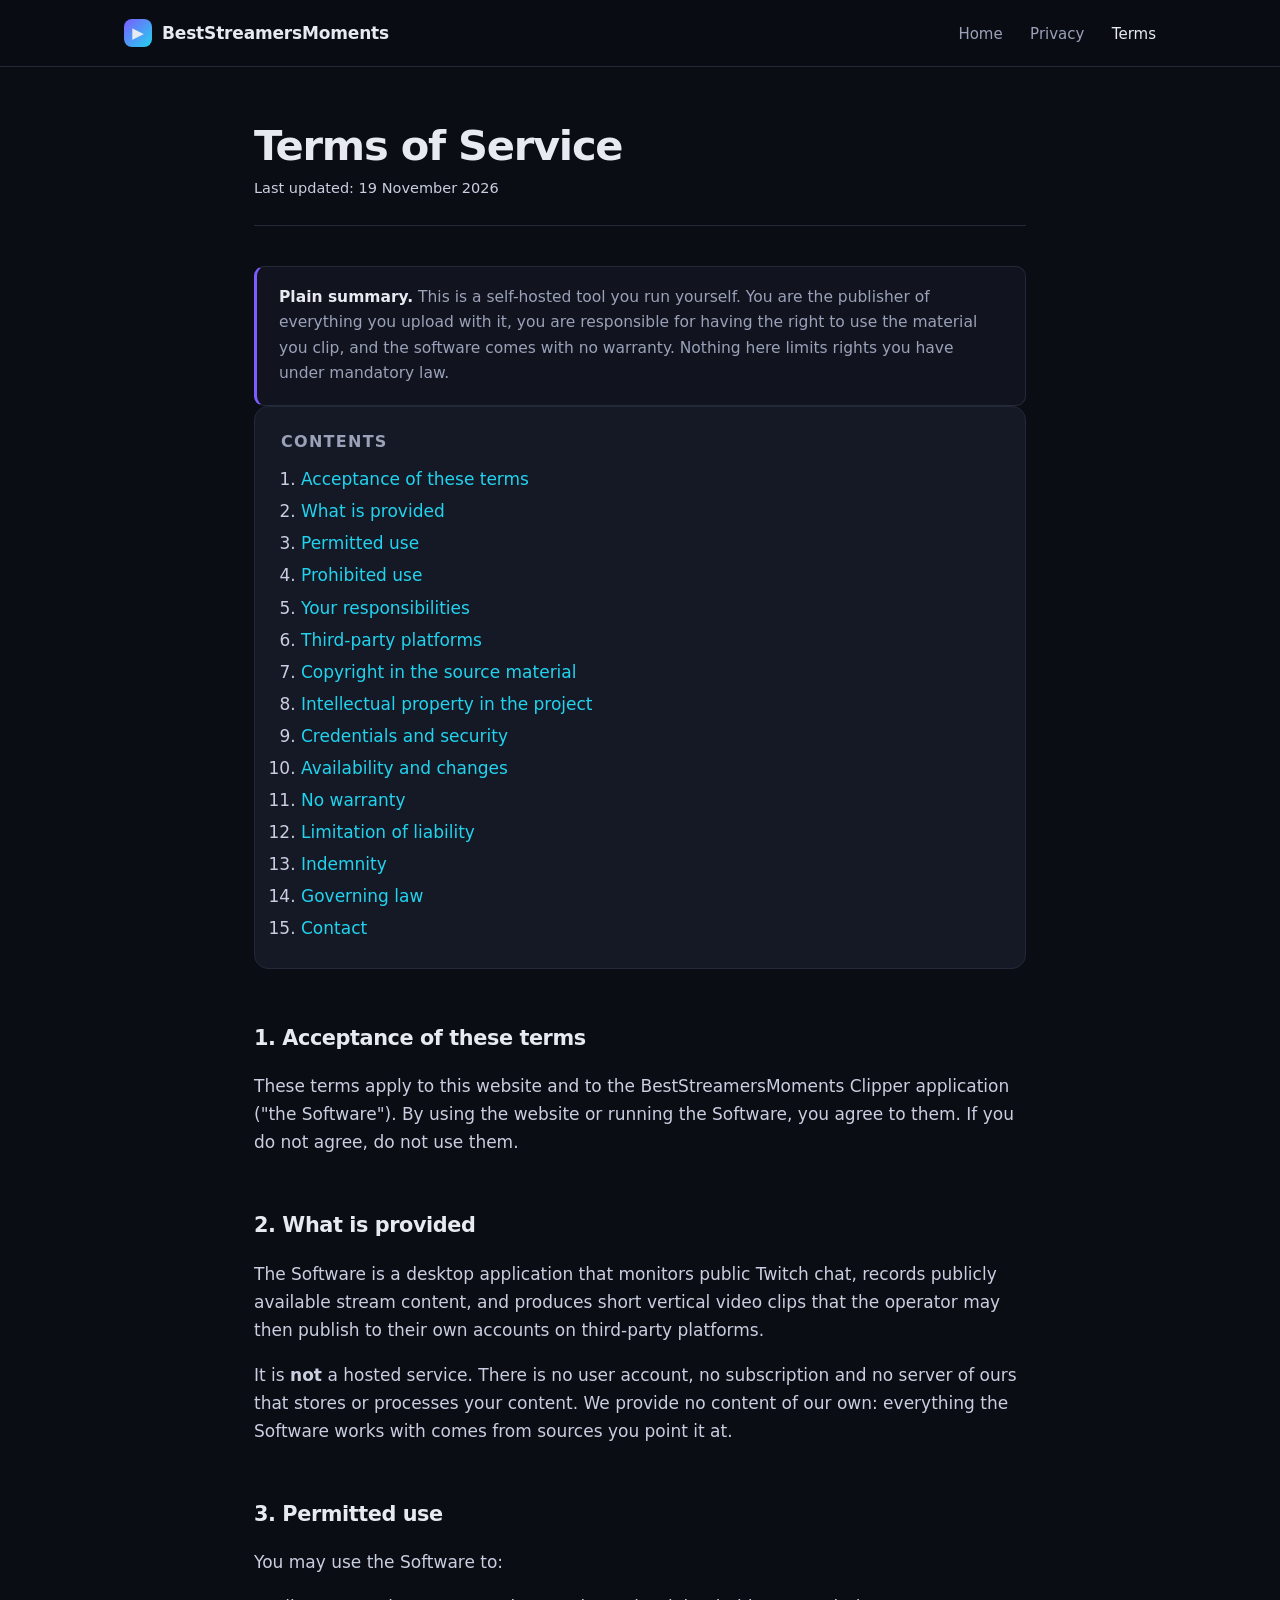
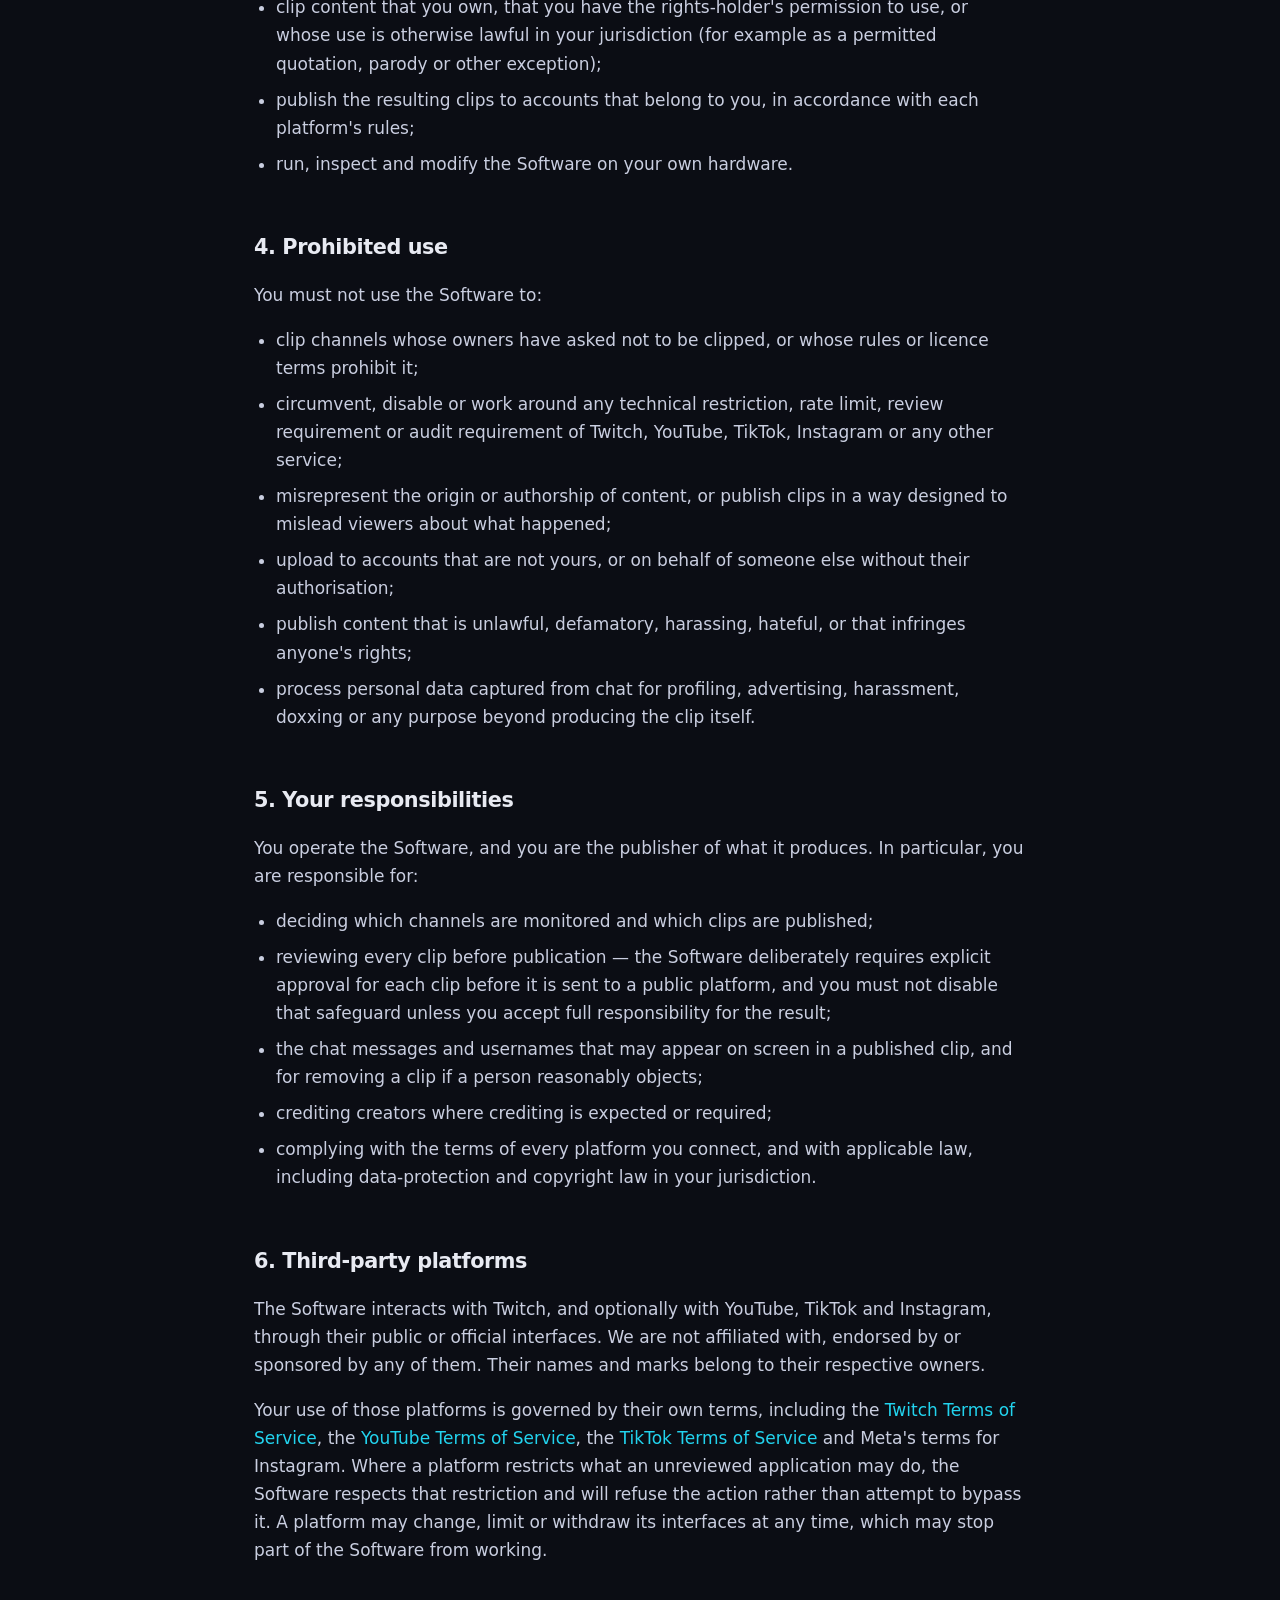
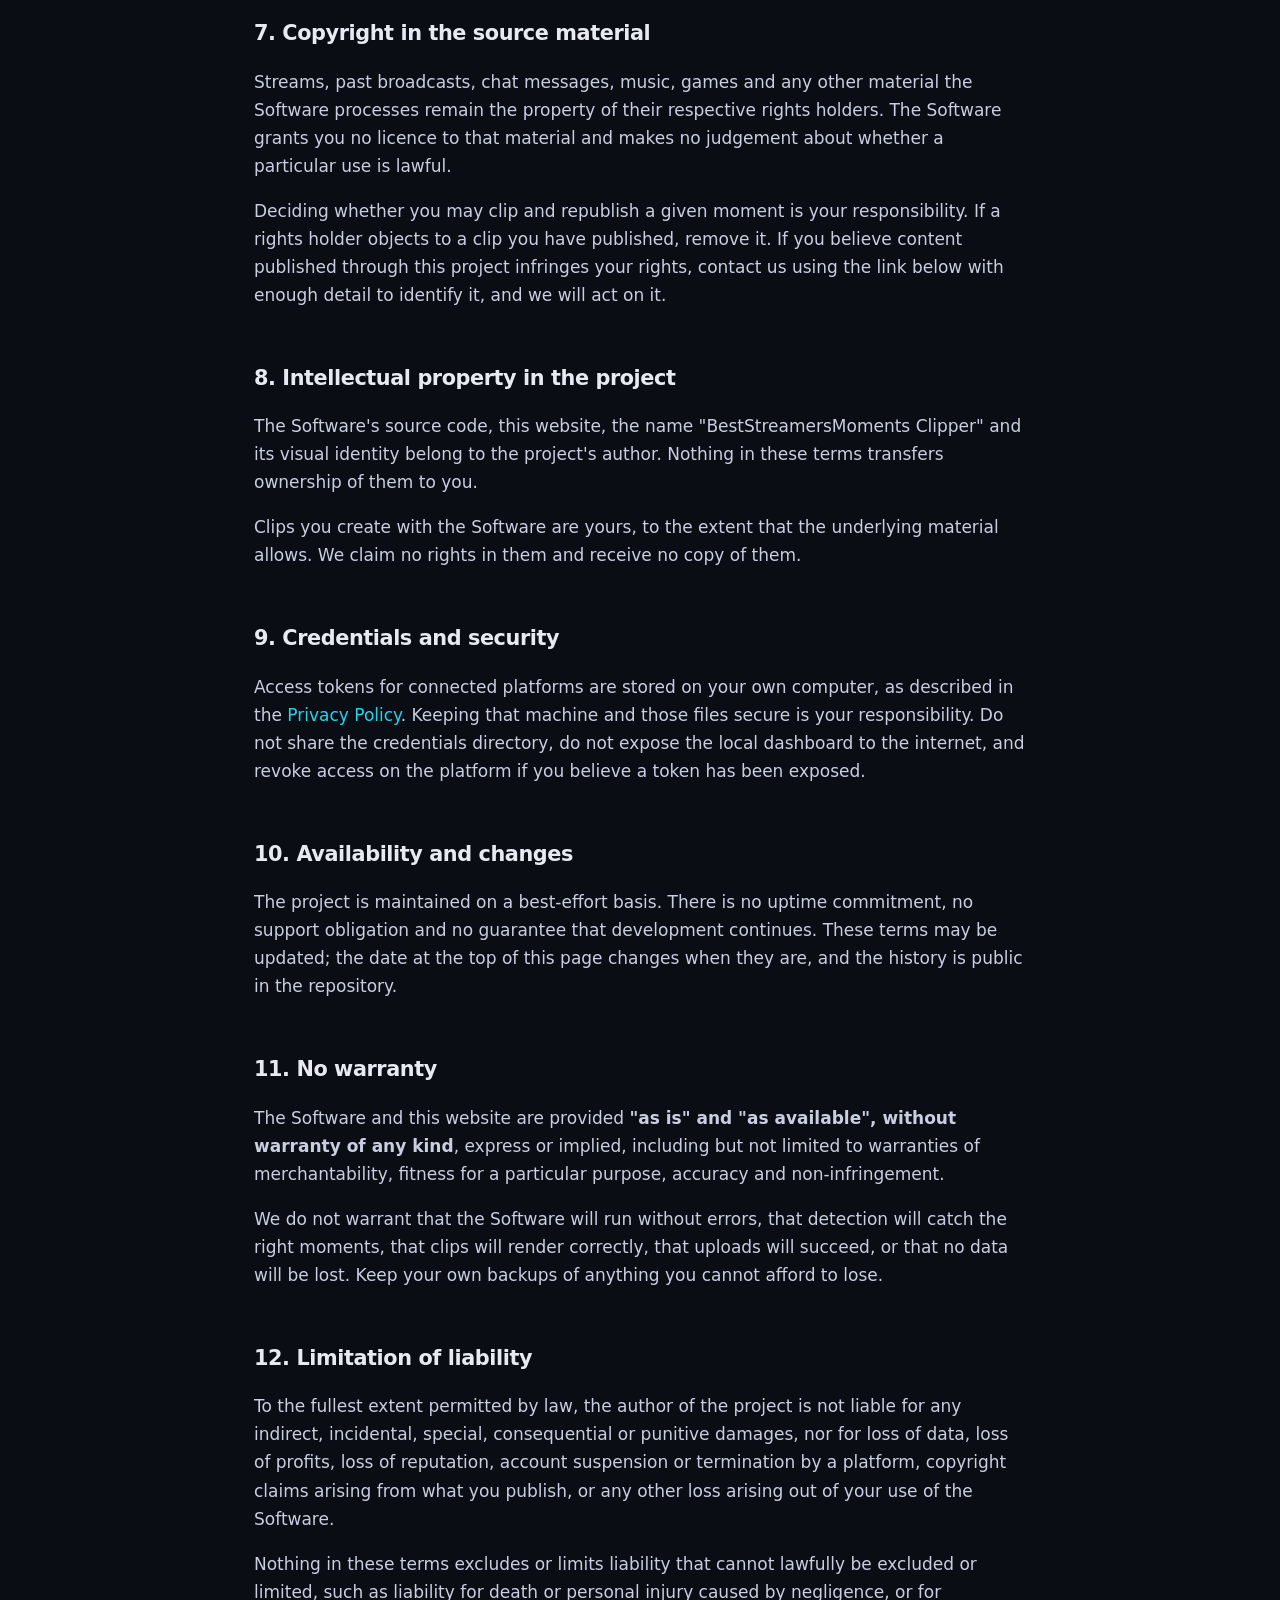
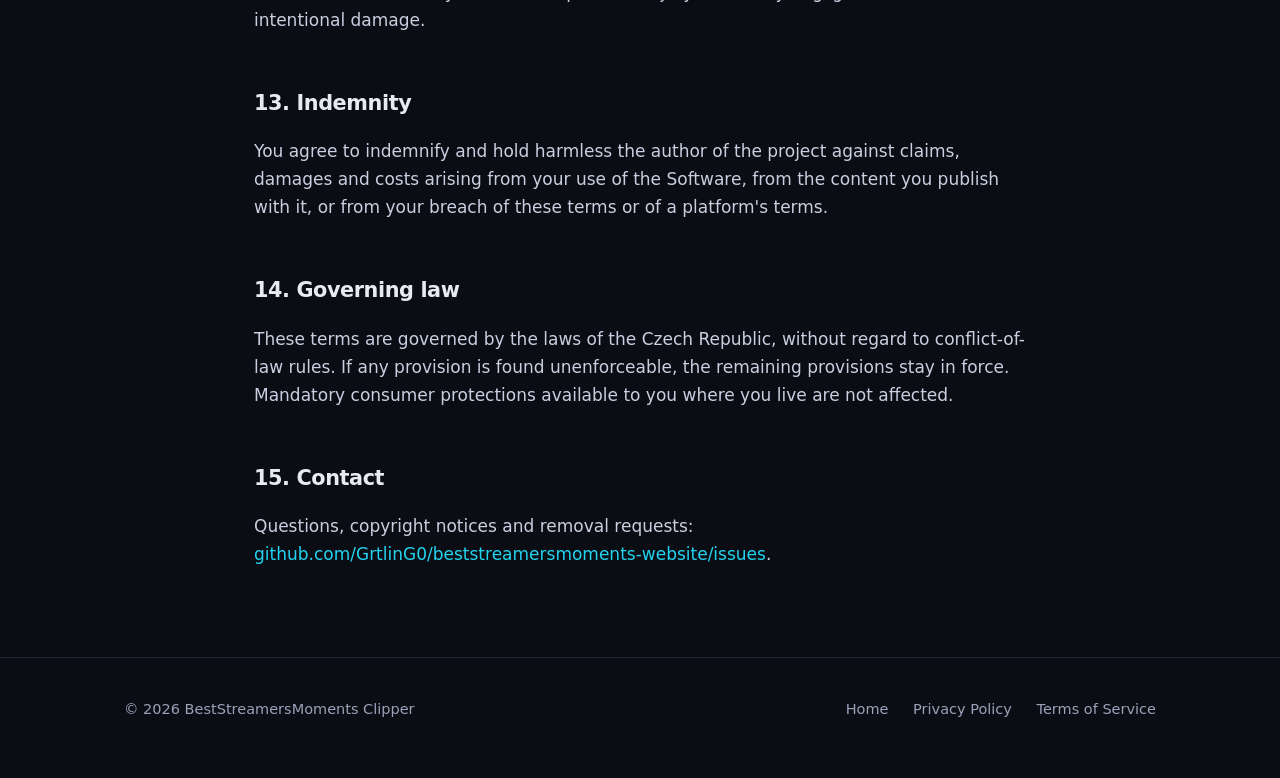
<file: terms.html>
<!doctype html>
<html lang="en">
<head>
<meta charset="utf-8">
<meta name="viewport" content="width=device-width, initial-scale=1">
<title>Terms of Service — BestStreamersMoments Clipper</title>
<meta name="description" content="Terms of Service for BestStreamersMoments Clipper: permitted use, user responsibilities, copyright, intellectual property and limitations of liability.">
<link rel="stylesheet" href="style.css">
<link rel="icon" href="data:image/svg+xml,<svg xmlns='http://www.w3.org/2000/svg' viewBox='0 0 100 100'><rect width='100' height='100' rx='22' fill='%237c5cff'/><path d='M38 30v40l30-20z' fill='white'/></svg>">
</head>
<body>

<header class="site">
  <div class="wrap">
    <a class="brand" href="index.html"><span class="mark">▶</span> BestStreamersMoments</a>
    <nav class="site">
      <a href="index.html">Home</a>
      <a href="privacy.html">Privacy</a>
      <a class="on" href="terms.html">Terms</a>
    </nav>
  </div>
</header>

<main class="legal">
<div class="wrap">

  <h1>Terms of Service</h1>
  <p class="updated">Last updated: 19 November 2026</p>

  <div class="note">
    <strong>Plain summary.</strong> This is a self-hosted tool you run yourself.
    You are the publisher of everything you upload with it, you are responsible
    for having the right to use the material you clip, and the software comes
    with no warranty. Nothing here limits rights you have under mandatory law.
  </div>

  <div class="toc">
    <h2>Contents</h2>
    <ol>
      <li><a href="#acceptance">Acceptance of these terms</a></li>
      <li><a href="#service">What is provided</a></li>
      <li><a href="#permitted">Permitted use</a></li>
      <li><a href="#prohibited">Prohibited use</a></li>
      <li><a href="#responsibilities">Your responsibilities</a></li>
      <li><a href="#platforms">Third-party platforms</a></li>
      <li><a href="#copyright">Copyright in the source material</a></li>
      <li><a href="#ip">Intellectual property in the project</a></li>
      <li><a href="#credentials">Credentials and security</a></li>
      <li><a href="#availability">Availability and changes</a></li>
      <li><a href="#warranty">No warranty</a></li>
      <li><a href="#liability">Limitation of liability</a></li>
      <li><a href="#indemnity">Indemnity</a></li>
      <li><a href="#law">Governing law</a></li>
      <li><a href="#contact">Contact</a></li>
    </ol>
  </div>

  <h2 id="acceptance">1. Acceptance of these terms</h2>
  <p>
    These terms apply to this website and to the BestStreamersMoments Clipper
    application ("the Software"). By using the website or running the Software,
    you agree to them. If you do not agree, do not use them.
  </p>

  <h2 id="service">2. What is provided</h2>
  <p>
    The Software is a desktop application that monitors public Twitch chat,
    records publicly available stream content, and produces short vertical video
    clips that the operator may then publish to their own accounts on third-party
    platforms.
  </p>
  <p>
    It is <strong>not</strong> a hosted service. There is no user account, no
    subscription and no server of ours that stores or processes your content. We
    provide no content of our own: everything the Software works with comes from
    sources you point it at.
  </p>

  <h2 id="permitted">3. Permitted use</h2>
  <p>You may use the Software to:</p>
  <ul>
    <li>
      clip content that you own, that you have the rights-holder's permission to
      use, or whose use is otherwise lawful in your jurisdiction (for example as
      a permitted quotation, parody or other exception);
    </li>
    <li>
      publish the resulting clips to accounts that belong to you, in accordance
      with each platform's rules;
    </li>
    <li>run, inspect and modify the Software on your own hardware.</li>
  </ul>

  <h2 id="prohibited">4. Prohibited use</h2>
  <p>You must not use the Software to:</p>
  <ul>
    <li>
      clip channels whose owners have asked not to be clipped, or whose rules or
      licence terms prohibit it;
    </li>
    <li>
      circumvent, disable or work around any technical restriction, rate limit,
      review requirement or audit requirement of Twitch, YouTube, TikTok,
      Instagram or any other service;
    </li>
    <li>
      misrepresent the origin or authorship of content, or publish clips in a way
      designed to mislead viewers about what happened;
    </li>
    <li>
      upload to accounts that are not yours, or on behalf of someone else without
      their authorisation;
    </li>
    <li>
      publish content that is unlawful, defamatory, harassing, hateful, or that
      infringes anyone's rights;
    </li>
    <li>
      process personal data captured from chat for profiling, advertising,
      harassment, doxxing or any purpose beyond producing the clip itself.
    </li>
  </ul>

  <h2 id="responsibilities">5. Your responsibilities</h2>
  <p>
    You operate the Software, and you are the publisher of what it produces. In
    particular, you are responsible for:
  </p>
  <ul>
    <li>deciding which channels are monitored and which clips are published;</li>
    <li>
      reviewing every clip before publication — the Software deliberately
      requires explicit approval for each clip before it is sent to a public
      platform, and you must not disable that safeguard unless you accept full
      responsibility for the result;
    </li>
    <li>
      the chat messages and usernames that may appear on screen in a published
      clip, and for removing a clip if a person reasonably objects;
    </li>
    <li>crediting creators where crediting is expected or required;</li>
    <li>
      complying with the terms of every platform you connect, and with applicable
      law, including data-protection and copyright law in your jurisdiction.
    </li>
  </ul>

  <h2 id="platforms">6. Third-party platforms</h2>
  <p>
    The Software interacts with Twitch, and optionally with YouTube, TikTok and
    Instagram, through their public or official interfaces. We are not affiliated
    with, endorsed by or sponsored by any of them. Their names and marks belong
    to their respective owners.
  </p>
  <p>
    Your use of those platforms is governed by their own terms, including the
    <a href="https://www.twitch.tv/p/legal/terms-of-service/" rel="noopener">Twitch Terms of Service</a>,
    the <a href="https://www.youtube.com/t/terms" rel="noopener">YouTube Terms of Service</a>,
    the <a href="https://www.tiktok.com/legal/page/global/terms-of-service/en" rel="noopener">TikTok Terms of Service</a>
    and Meta's terms for Instagram. Where a platform restricts what an
    unreviewed application may do, the Software respects that restriction and
    will refuse the action rather than attempt to bypass it. A platform may
    change, limit or withdraw its interfaces at any time, which may stop part of
    the Software from working.
  </p>

  <h2 id="copyright">7. Copyright in the source material</h2>
  <p>
    Streams, past broadcasts, chat messages, music, games and any other material
    the Software processes remain the property of their respective rights
    holders. The Software grants you no licence to that material and makes no
    judgement about whether a particular use is lawful.
  </p>
  <p>
    Deciding whether you may clip and republish a given moment is your
    responsibility. If a rights holder objects to a clip you have published,
    remove it. If you believe content published through this project infringes
    your rights, contact us using the link below with enough detail to identify
    it, and we will act on it.
  </p>

  <h2 id="ip">8. Intellectual property in the project</h2>
  <p>
    The Software's source code, this website, the name "BestStreamersMoments
    Clipper" and its visual identity belong to the project's author. Nothing in
    these terms transfers ownership of them to you.
  </p>
  <p>
    Clips you create with the Software are yours, to the extent that the
    underlying material allows. We claim no rights in them and receive no copy
    of them.
  </p>

  <h2 id="credentials">9. Credentials and security</h2>
  <p>
    Access tokens for connected platforms are stored on your own computer, as
    described in the <a href="privacy.html">Privacy Policy</a>. Keeping that
    machine and those files secure is your responsibility. Do not share the
    credentials directory, do not expose the local dashboard to the internet, and
    revoke access on the platform if you believe a token has been exposed.
  </p>

  <h2 id="availability">10. Availability and changes</h2>
  <p>
    The project is maintained on a best-effort basis. There is no uptime
    commitment, no support obligation and no guarantee that development
    continues. These terms may be updated; the date at the top of this page
    changes when they are, and the history is public in the repository.
  </p>

  <h2 id="warranty">11. No warranty</h2>
  <p>
    The Software and this website are provided <strong>"as is" and "as
    available", without warranty of any kind</strong>, express or implied,
    including but not limited to warranties of merchantability, fitness for a
    particular purpose, accuracy and non-infringement.
  </p>
  <p>
    We do not warrant that the Software will run without errors, that detection
    will catch the right moments, that clips will render correctly, that uploads
    will succeed, or that no data will be lost. Keep your own backups of anything
    you cannot afford to lose.
  </p>

  <h2 id="liability">12. Limitation of liability</h2>
  <p>
    To the fullest extent permitted by law, the author of the project is not
    liable for any indirect, incidental, special, consequential or punitive
    damages, nor for loss of data, loss of profits, loss of reputation, account
    suspension or termination by a platform, copyright claims arising from what
    you publish, or any other loss arising out of your use of the Software.
  </p>
  <p>
    Nothing in these terms excludes or limits liability that cannot lawfully be
    excluded or limited, such as liability for death or personal injury caused by
    negligence, or for intentional damage.
  </p>

  <h2 id="indemnity">13. Indemnity</h2>
  <p>
    You agree to indemnify and hold harmless the author of the project against
    claims, damages and costs arising from your use of the Software, from the
    content you publish with it, or from your breach of these terms or of a
    platform's terms.
  </p>

  <h2 id="law">14. Governing law</h2>
  <p>
    These terms are governed by the laws of the Czech Republic, without regard to
    conflict-of-law rules. If any provision is found unenforceable, the remaining
    provisions stay in force. Mandatory consumer protections available to you
    where you live are not affected.
  </p>

  <h2 id="contact">15. Contact</h2>
  <p>
    Questions, copyright notices and removal requests:
    <a href="https://github.com/GrtlinG0/beststreamersmoments-website/issues" rel="noopener">github.com/GrtlinG0/beststreamersmoments-website/issues</a>.
  </p>

</div>
</main>

<footer class="site">
  <div class="wrap">
    <div>© 2026 BestStreamersMoments Clipper</div>
    <nav>
      <a href="index.html">Home</a>
      <a href="privacy.html">Privacy Policy</a>
      <a href="terms.html">Terms of Service</a>
    </nav>
  </div>
</footer>

</body>
</html>
</file>
<file: style.css>
/* BestStreamersMoments Clipper — single stylesheet, no dependencies */

:root {
  --bg: #0b0d14;
  --bg-soft: #11141f;
  --panel: #151926;
  --line: #242938;
  --text: #e8eaf2;
  --muted: #9aa1b8;
  --accent: #7c5cff;
  --accent-2: #22d3ee;
  --max: 1080px;
  --radius: 14px;
}

* { box-sizing: border-box; }

html { scroll-behavior: smooth; }

body {
  margin: 0;
  background: var(--bg);
  color: var(--text);
  font-family: ui-sans-serif, system-ui, -apple-system, "Segoe UI", Roboto,
    "Helvetica Neue", Arial, sans-serif;
  font-size: 17px;
  line-height: 1.65;
  -webkit-font-smoothing: antialiased;
}

.wrap {
  width: 100%;
  max-width: var(--max);
  margin: 0 auto;
  padding: 0 24px;
}

a { color: var(--accent-2); text-decoration: none; }
a:hover { text-decoration: underline; }

/* ---------------------------------------------------------------- header */

header.site {
  position: sticky;
  top: 0;
  z-index: 10;
  background: rgba(11, 13, 20, 0.85);
  backdrop-filter: blur(10px);
  border-bottom: 1px solid var(--line);
}

header.site .wrap {
  display: flex;
  align-items: center;
  justify-content: space-between;
  gap: 16px;
  min-height: 66px;
  flex-wrap: wrap;
}

.brand {
  display: flex;
  align-items: center;
  gap: 10px;
  color: var(--text);
  font-weight: 700;
  letter-spacing: -0.01em;
}
.brand:hover { text-decoration: none; }

.brand .mark {
  width: 28px;
  height: 28px;
  border-radius: 8px;
  background: linear-gradient(135deg, var(--accent), var(--accent-2));
  display: grid;
  place-items: center;
  font-size: 15px;
  flex: none;
}

nav.site a {
  color: var(--muted);
  margin-left: 22px;
  font-size: 15px;
}
nav.site a:hover,
nav.site a.on { color: var(--text); text-decoration: none; }

/* ------------------------------------------------------------------ hero */

.hero {
  padding: 84px 0 64px;
  background:
    radial-gradient(900px 420px at 15% -10%, rgba(124, 92, 255, 0.22), transparent 70%),
    radial-gradient(700px 360px at 90% 0%, rgba(34, 211, 238, 0.14), transparent 70%);
}

.tag {
  display: inline-block;
  font-size: 13px;
  letter-spacing: 0.08em;
  text-transform: uppercase;
  color: var(--accent-2);
  border: 1px solid var(--line);
  background: var(--bg-soft);
  border-radius: 999px;
  padding: 5px 14px;
  margin-bottom: 22px;
}

h1 {
  font-size: clamp(2.1rem, 6vw, 3.4rem);
  line-height: 1.1;
  letter-spacing: -0.03em;
  margin: 0 0 18px;
}

.lede {
  font-size: clamp(1.05rem, 2.4vw, 1.25rem);
  color: var(--muted);
  max-width: 680px;
  margin: 0 0 32px;
}

.btns { display: flex; gap: 12px; flex-wrap: wrap; }

.btn {
  display: inline-block;
  padding: 12px 22px;
  border-radius: 10px;
  font-weight: 600;
  font-size: 15px;
  border: 1px solid transparent;
}
.btn:hover { text-decoration: none; }

.btn.primary {
  background: linear-gradient(135deg, var(--accent), #5b7cff);
  color: #fff;
}
.btn.primary:hover { filter: brightness(1.1); }

.btn.ghost {
  border-color: var(--line);
  color: var(--text);
  background: var(--bg-soft);
}
.btn.ghost:hover { border-color: var(--accent); }

/* --------------------------------------------------------------- sections */

section { padding: 64px 0; border-top: 1px solid var(--line); }
section.plain { border-top: none; }

h2 {
  font-size: clamp(1.5rem, 3.6vw, 2rem);
  letter-spacing: -0.02em;
  margin: 0 0 10px;
}

h3 {
  font-size: 1.12rem;
  margin: 0 0 8px;
  letter-spacing: -0.01em;
}

.sub { color: var(--muted); margin: 0 0 36px; max-width: 640px; }

.grid {
  display: grid;
  grid-template-columns: repeat(auto-fit, minmax(260px, 1fr));
  gap: 18px;
}

.card {
  background: var(--panel);
  border: 1px solid var(--line);
  border-radius: var(--radius);
  padding: 24px;
}
.card p { color: var(--muted); margin: 0; font-size: 15.5px; }

.card .ico {
  width: 36px;
  height: 36px;
  border-radius: 10px;
  background: rgba(124, 92, 255, 0.14);
  border: 1px solid rgba(124, 92, 255, 0.3);
  display: grid;
  place-items: center;
  margin-bottom: 14px;
  font-size: 17px;
}

ol.steps { counter-reset: s; list-style: none; padding: 0; margin: 0; }

ol.steps li {
  counter-increment: s;
  position: relative;
  padding: 0 0 26px 54px;
  border-left: 1px solid var(--line);
  margin-left: 17px;
}
ol.steps li:last-child { border-left-color: transparent; padding-bottom: 0; }

ol.steps li::before {
  content: counter(s);
  position: absolute;
  left: -17px;
  top: -2px;
  width: 34px;
  height: 34px;
  border-radius: 50%;
  background: var(--panel);
  border: 1px solid var(--line);
  color: var(--accent-2);
  display: grid;
  place-items: center;
  font-size: 14px;
  font-weight: 700;
}

ol.steps p { color: var(--muted); margin: 4px 0 0; font-size: 15.5px; }

.pills { display: flex; flex-wrap: wrap; gap: 10px; }

.pill {
  border: 1px solid var(--line);
  background: var(--bg-soft);
  border-radius: 999px;
  padding: 7px 16px;
  font-size: 14.5px;
  color: var(--muted);
}

.note {
  background: var(--bg-soft);
  border: 1px solid var(--line);
  border-left: 3px solid var(--accent);
  border-radius: 10px;
  padding: 18px 22px;
  color: var(--muted);
  font-size: 15.5px;
}
.note strong { color: var(--text); }

/* ----------------------------------------------------------------- legal */

.legal { padding: 56px 0 72px; }
.legal .wrap { max-width: 820px; }

.legal h1 { font-size: clamp(1.9rem, 5vw, 2.6rem); margin-bottom: 8px; }

.updated {
  color: var(--muted);
  font-size: 14.5px;
  margin: 0 0 40px;
  padding-bottom: 24px;
  border-bottom: 1px solid var(--line);
}

.legal h2 {
  font-size: 1.3rem;
  margin: 44px 0 12px;
  padding-top: 8px;
}

.legal h3 { margin: 28px 0 8px; color: var(--text); }

.legal p, .legal li { color: #c9cee0; }
.legal ul, .legal ol { padding-left: 22px; }
.legal li { margin-bottom: 8px; }

.legal code {
  background: var(--bg-soft);
  border: 1px solid var(--line);
  border-radius: 6px;
  padding: 1px 6px;
  font-size: 0.9em;
  color: var(--accent-2);
  word-break: break-word;
}

.toc {
  background: var(--panel);
  border: 1px solid var(--line);
  border-radius: var(--radius);
  padding: 22px 26px;
  margin-bottom: 36px;
}
.toc h2 { margin: 0 0 10px; font-size: 1rem; text-transform: uppercase;
          letter-spacing: 0.08em; color: var(--muted); padding: 0; }
.toc ol { margin: 0; padding-left: 20px; }
.toc li { margin-bottom: 4px; }

table.data {
  width: 100%;
  border-collapse: collapse;
  margin: 18px 0;
  font-size: 15px;
}
table.data th, table.data td {
  border: 1px solid var(--line);
  padding: 10px 14px;
  text-align: left;
  vertical-align: top;
}
table.data th { background: var(--bg-soft); color: var(--text); font-weight: 600; }
table.data td { color: #c9cee0; }

/* ---------------------------------------------------------------- footer */

footer.site {
  border-top: 1px solid var(--line);
  padding: 40px 0 56px;
  color: var(--muted);
  font-size: 14.5px;
}

footer.site .wrap {
  display: flex;
  justify-content: space-between;
  gap: 18px;
  flex-wrap: wrap;
}

footer.site nav a { color: var(--muted); margin-left: 20px; }
footer.site nav a:first-child { margin-left: 0; }
footer.site nav a:hover { color: var(--text); }

@media (max-width: 620px) {
  body { font-size: 16px; }
  .hero { padding: 56px 0 44px; }
  section { padding: 48px 0; }
  header.site .wrap { min-height: 58px; padding-top: 10px; padding-bottom: 10px; }
  nav.site a { margin-left: 0; margin-right: 18px; }
  footer.site nav a { margin: 0 18px 0 0; }
  footer.site .wrap { flex-direction: column; gap: 10px; }
}
</file>
